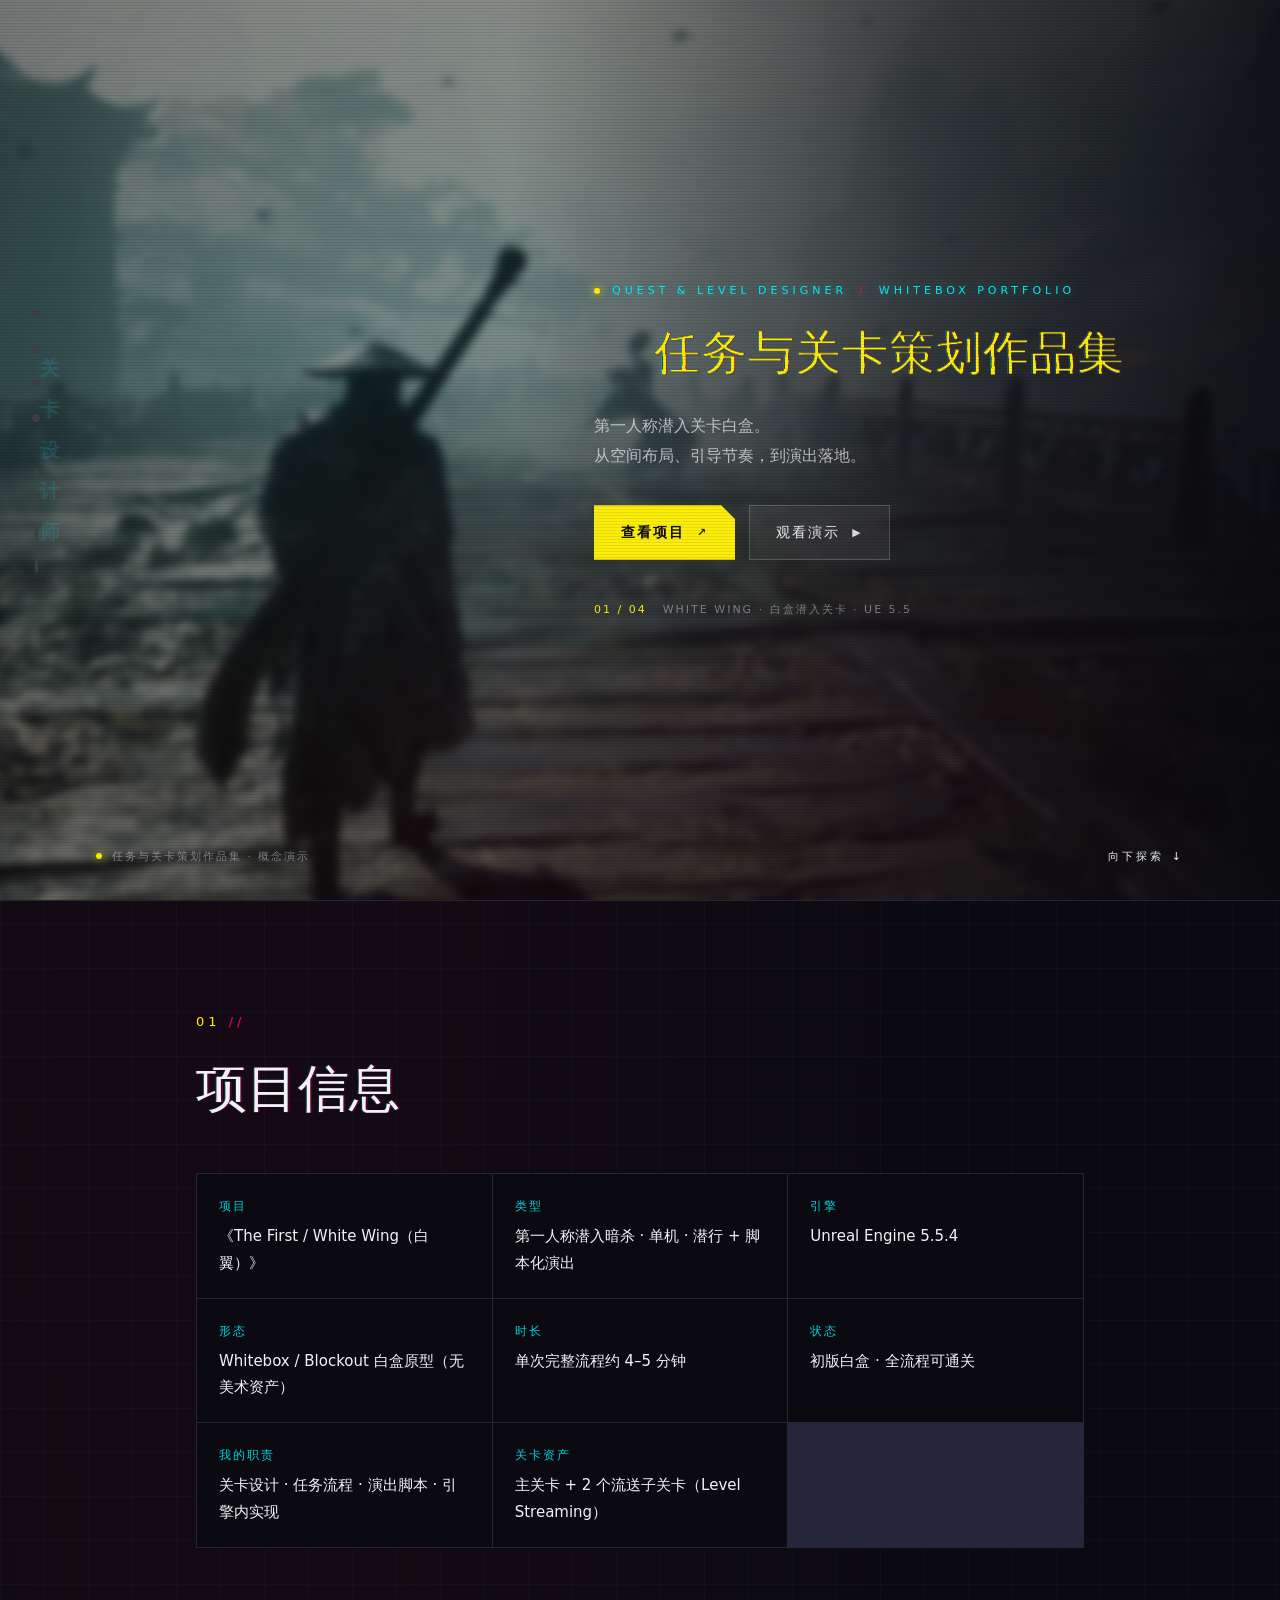
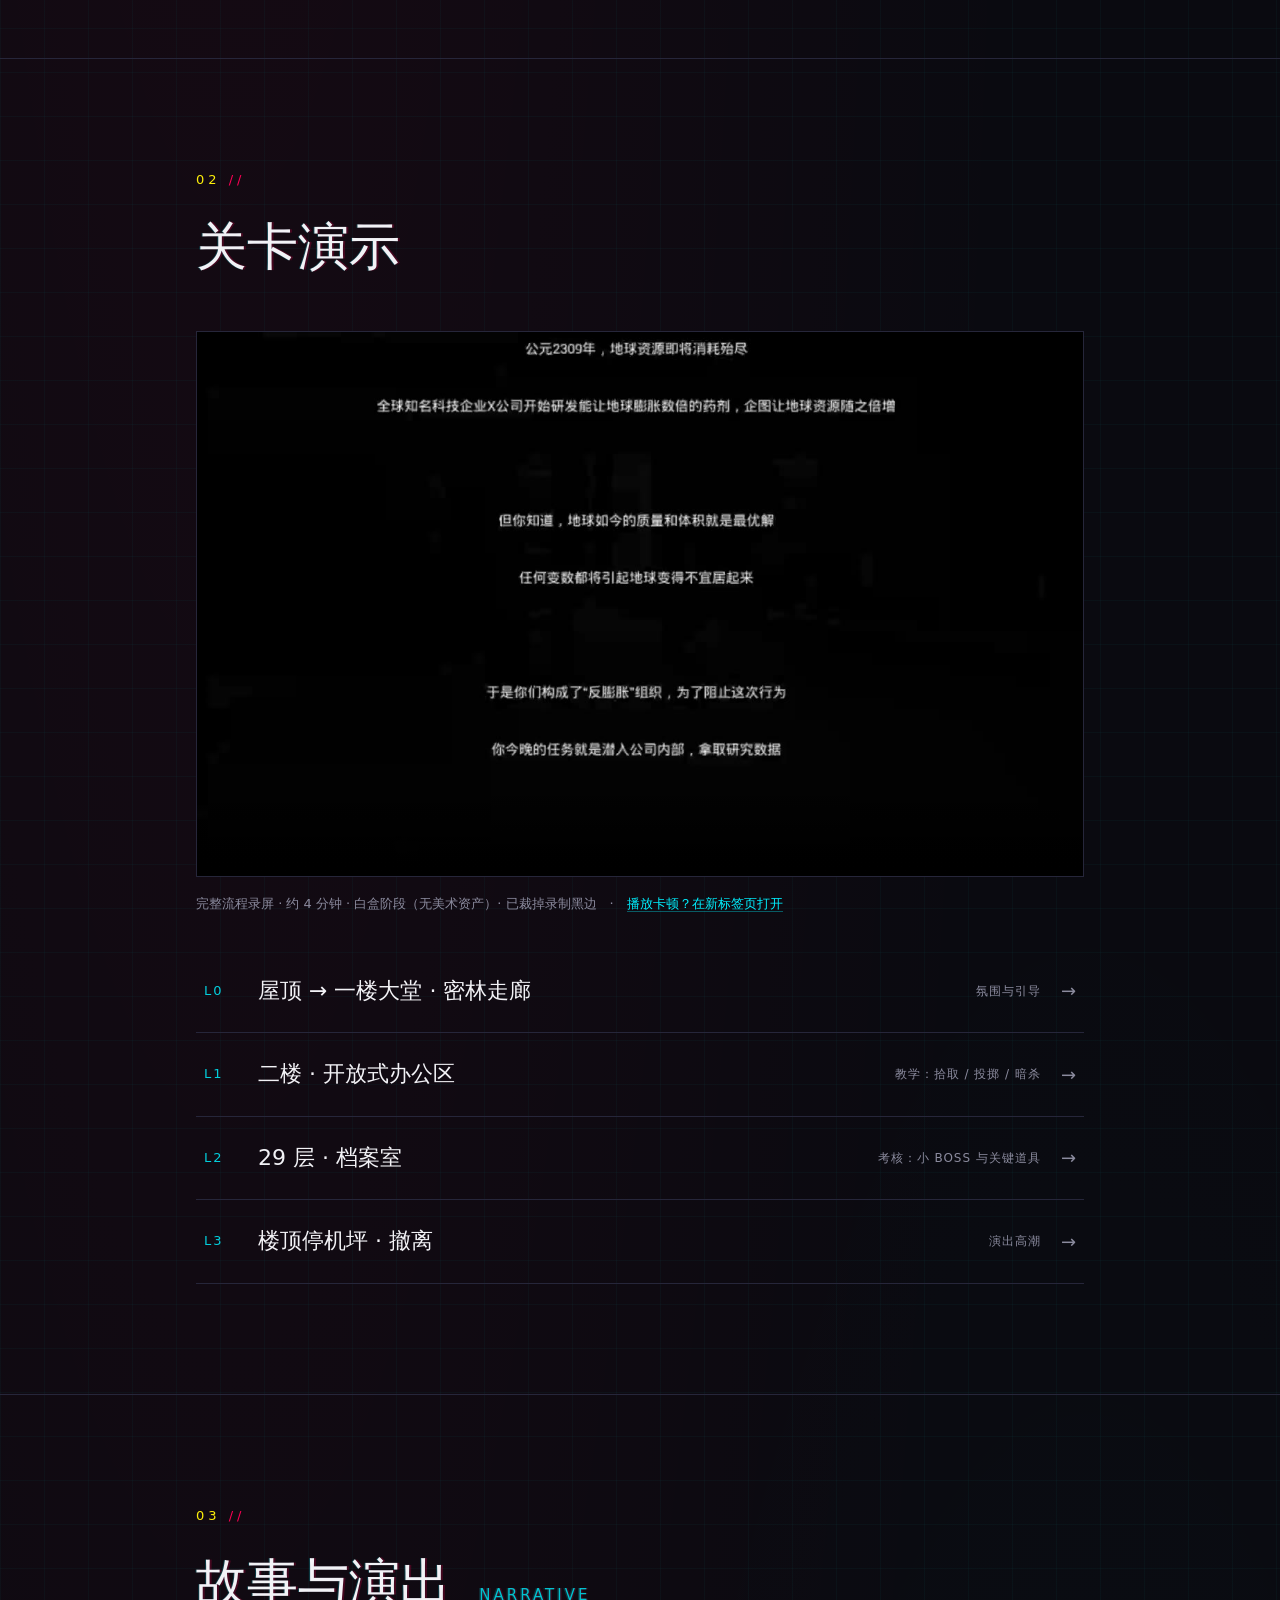
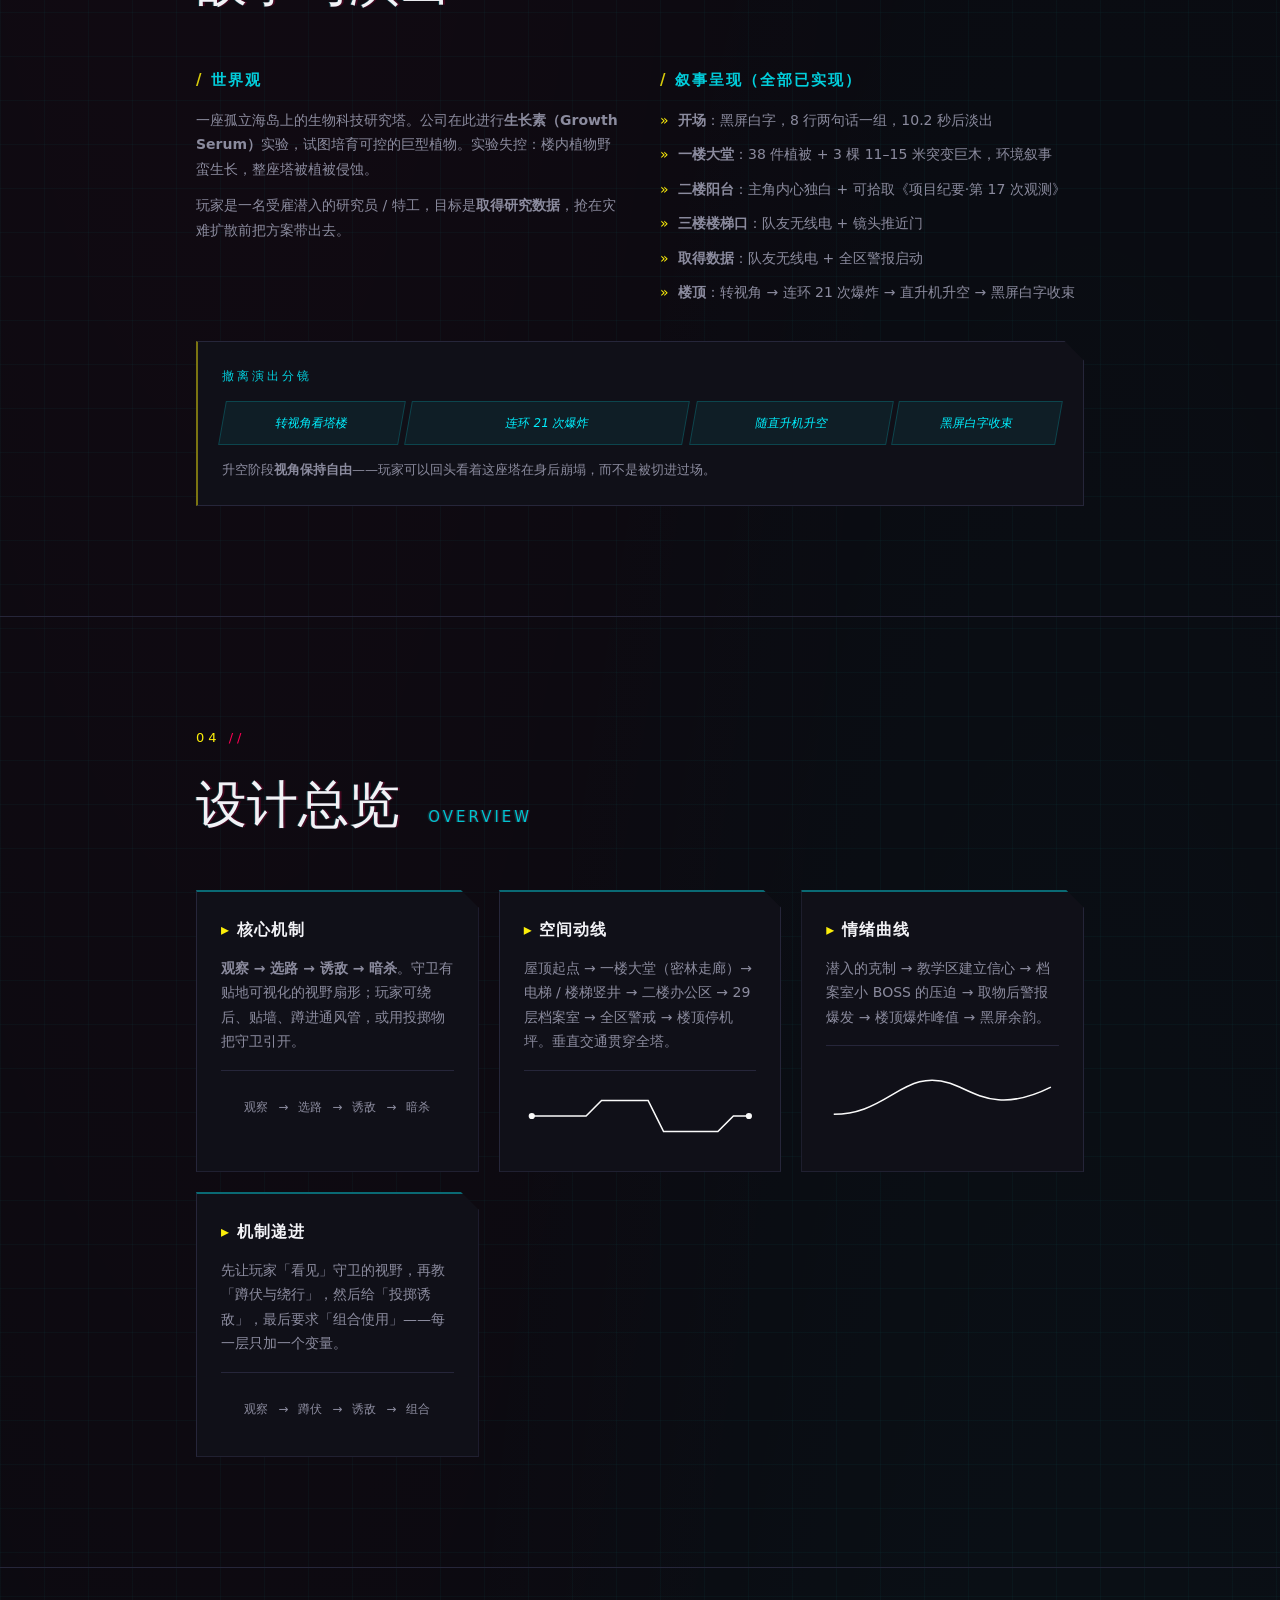
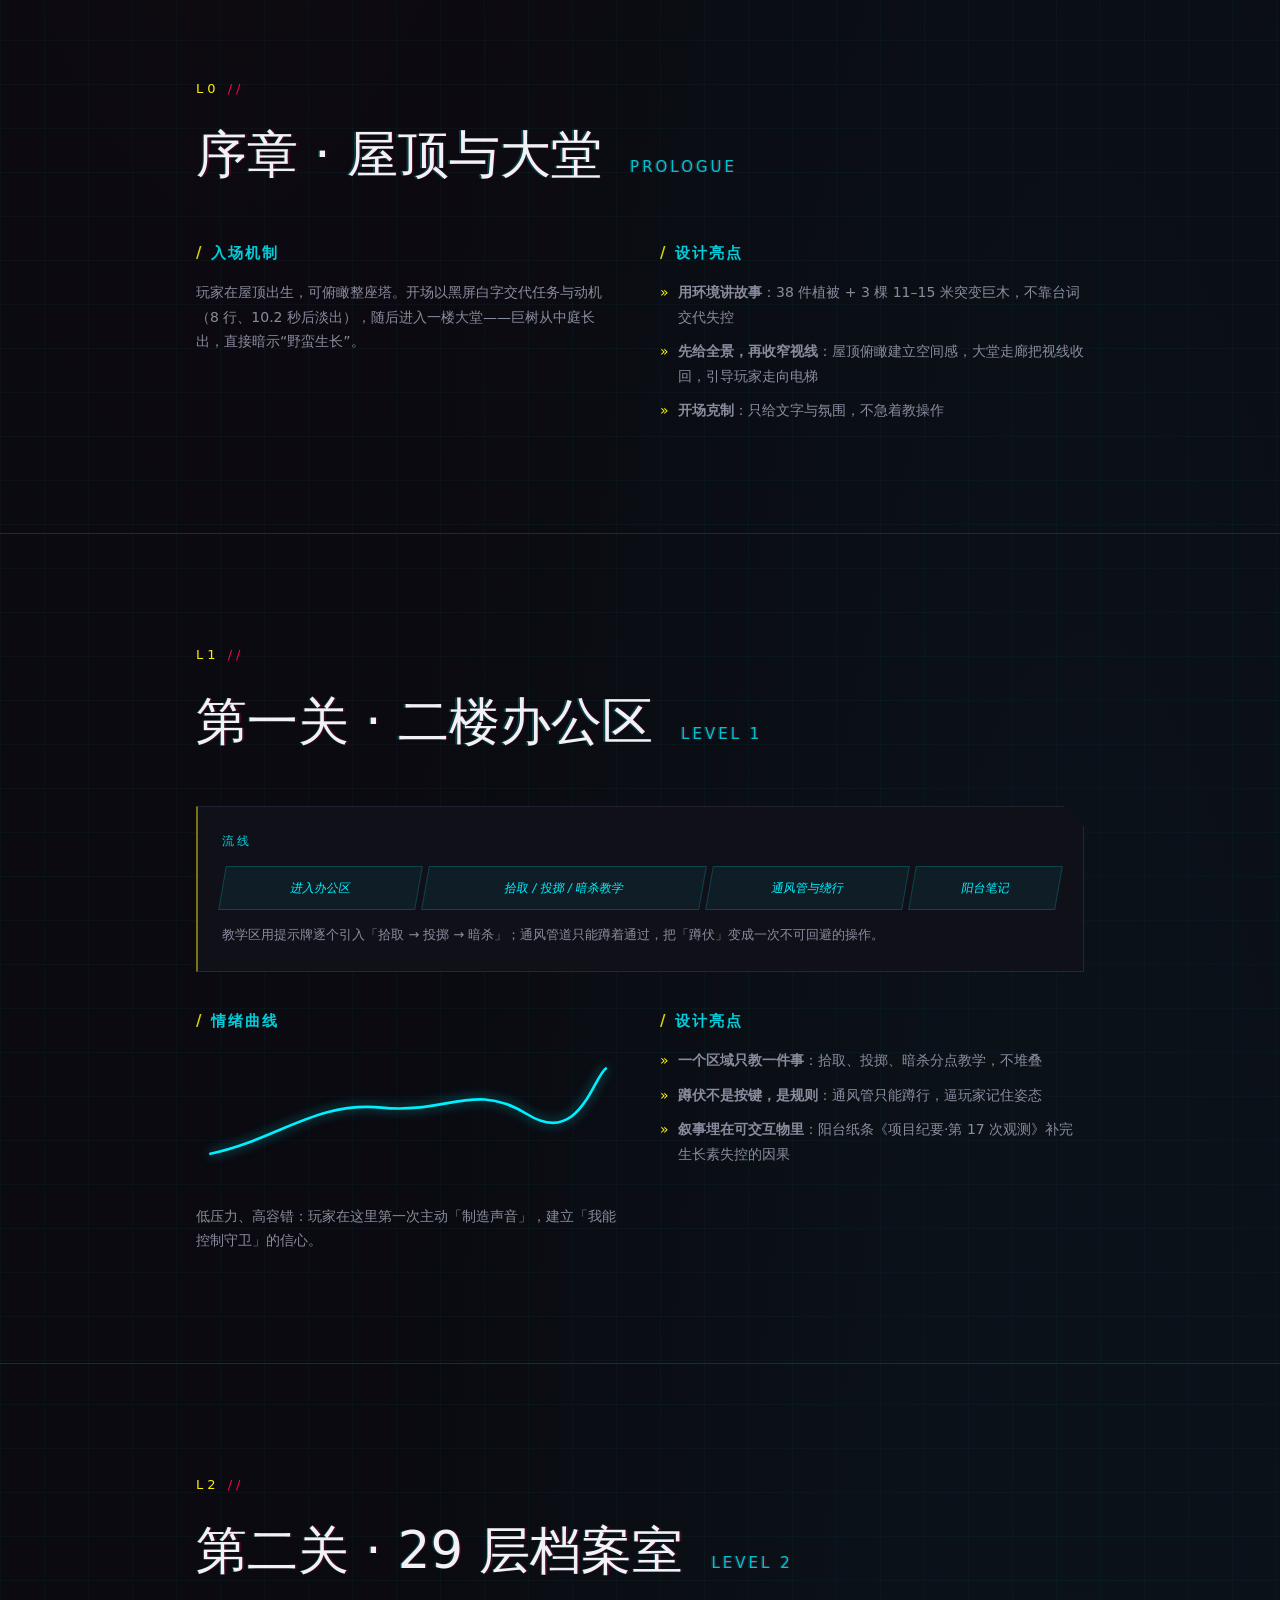
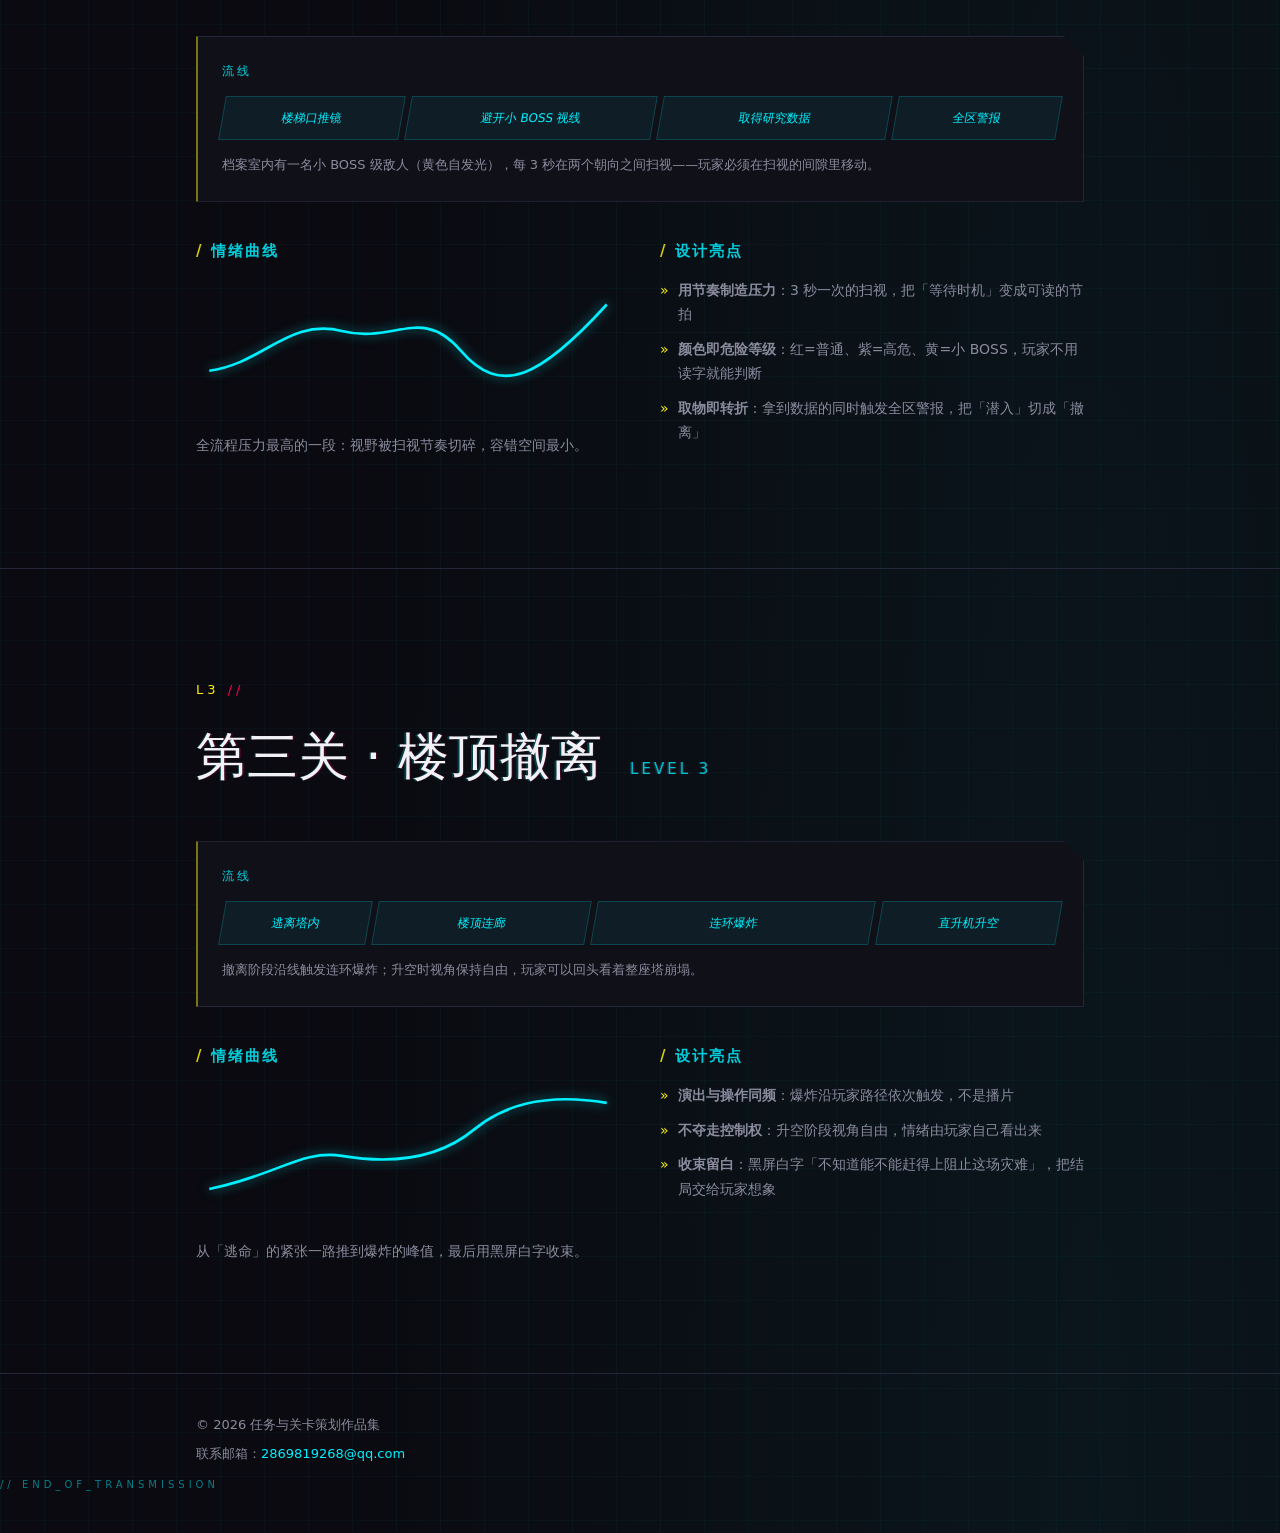
<file: index.html>
<!DOCTYPE html>
<html lang="zh-CN">
<head>
  <meta charset="utf-8" />
  <meta name="viewport" content="width=device-width, initial-scale=1.0" />
  <meta name="description" content="任务与关卡策划作品集 · 第一人称潜入关卡白盒（UE5）· 空间布局 / 引导节奏 / 演出落地" />
  <meta name="theme-color" content="#0a0a10" />
  <title>任务与关卡策划作品集 | Quest &amp; Level Design</title>
  <link rel="icon" href="data:image/svg+xml,<svg xmlns='http://www.w3.org/2000/svg' viewBox='0 0 100 100'><text y='.9em' font-size='90'>🕹️</text></svg>" />
  <link rel="stylesheet" href="styles.css" />
</head>
<body>

  <!-- 自定义光标 -->
  <div id="cursor" aria-hidden="true"></div>

  <!-- Loading 遮罩 -->
  <div id="loader">
    <div class="loader-inner">
      <span id="loader-pct">00</span><span class="loader-unit">%</span>
    </div>
  </div>

  <!-- 侧边导航 -->
  <nav class="side-nav" id="side-nav" aria-label="章节导航">
    <ul>
      <li class="nav-item-group">
        <a class="nav-link nav-l1" href="#info" data-target="info"><span class="nav-icon-wrap"><span class="nav-dot"></span></span><span class="nav-label">项目信息</span></a>
        <a class="nav-link nav-l1" href="#demo" data-target="demo"><span class="nav-icon-wrap"><span class="nav-dot"></span></span><span class="nav-label">关卡演示</span></a>
        <a class="nav-link nav-l1" href="#story" data-target="story"><span class="nav-icon-wrap"><span class="nav-dot"></span></span><span class="nav-label">故事与演出</span></a>
        <a class="nav-link nav-l1" href="#overview-design" data-target="overview-design"><span class="nav-icon-wrap"><span class="nav-dot"></span></span><span class="nav-label">设计总览</span></a>
      </li>
      <li class="nav-item-group">
        <a class="nav-link nav-l2" href="#l0" data-target="l0"><span class="nav-icon-wrap"><span class="nav-line"></span></span><span class="nav-label">L0 屋顶 · 大堂</span></a>
        <a class="nav-link nav-l2" href="#l1" data-target="l1"><span class="nav-icon-wrap"><span class="nav-line"></span></span><span class="nav-label">L1 二楼办公区</span></a>
        <a class="nav-link nav-l2" href="#l2" data-target="l2"><span class="nav-icon-wrap"><span class="nav-line"></span></span><span class="nav-label">L2 29 层档案室</span></a>
        <a class="nav-link nav-l2" href="#l3" data-target="l3"><span class="nav-icon-wrap"><span class="nav-line"></span></span><span class="nav-label">L3 楼顶撤离</span></a>
      </li>
    </ul>
  </nav>

  <main>

    <!-- Hero -->
    <header class="hero" id="hero">
      <div class="hero-bg" aria-hidden="true"></div>
      <div class="hero-brand" aria-hidden="true">
        <span>关</span><span>卡</span><span>设</span><span>计</span><span>师</span>
      </div>
      <div class="hero-content">
        <p class="hero-kicker"><span class="k-dot"></span>QUEST &amp; LEVEL DESIGNER<span class="k-sep">/</span>WHITEBOX PORTFOLIO</p>
        <div class="warp-text" id="hero-warp" role="img" aria-label="任务与关卡策划作品集" data-warp-text="任务与关卡策划作品集" data-warp-color="#fcee0a" data-warp-bgcolor="transparent">
          <h1 class="hero-title warp-fallback">任务与关卡策划作品集</h1>
        </div>
        <p class="hero-sub">第一人称潜入关卡白盒。<br />从空间布局、引导节奏，到演出落地。</p>
        <div class="hero-cta">
          <a class="hero-btn hero-btn--primary" href="#info">查看项目 <span class="btn-ico">↗</span></a>
          <a class="hero-btn hero-btn--ghost" href="#demo">观看演示 <span class="btn-ico">▶</span></a>
        </div>
        <div class="hero-meta"><span class="meta-idx">01 / 04</span><span class="meta-txt">WHITE WING · 白盒潜入关卡 · UE 5.5</span></div>
      </div>
      <p class="hero-foot"><span class="k-dot"></span>任务与关卡策划作品集 · 概念演示</p>
      <a class="hero-scroll" href="#info">向下探索 <span>↓</span></a>
    </header>


    <!-- 01 项目信息 -->
    <section id="info" class="section">
      <div class="container">
        <p class="sec-no">01</p>
        <h2 class="sec-title">项目信息</h2>
        <div class="info-grid">
          <div class="info-item"><span class="info-label">项目</span><span class="info-value">《The First / White Wing（白翼）》</span></div>
          <div class="info-item"><span class="info-label">类型</span><span class="info-value">第一人称潜入暗杀 · 单机 · 潜行 + 脚本化演出</span></div>
          <div class="info-item"><span class="info-label">引擎</span><span class="info-value">Unreal Engine 5.5.4</span></div>
          <div class="info-item"><span class="info-label">形态</span><span class="info-value">Whitebox / Blockout 白盒原型（无美术资产）</span></div>
          <div class="info-item"><span class="info-label">时长</span><span class="info-value">单次完整流程约 4–5 分钟</span></div>
          <div class="info-item"><span class="info-label">状态</span><span class="info-value">初版白盒 · 全流程可通关</span></div>
          <div class="info-item"><span class="info-label">我的职责</span><span class="info-value">关卡设计 · 任务流程 · 演出脚本 · 引擎内实现</span></div>
          <div class="info-item"><span class="info-label">关卡资产</span><span class="info-value">主关卡 + 2 个流送子关卡（Level Streaming）</span></div>
        </div>
      </div>
    </section>

    <!-- 02 关卡演示 -->
    <section id="demo" class="section">
      <div class="container">
        <p class="sec-no">02</p>
        <h2 class="sec-title">关卡演示</h2>
        <div class="demo-video">
          <video controls preload="none" playsinline width="1280" height="786" poster="assets/videos/level-first-poster.jpg">
            <source src="assets/videos/level-first.mp4" type="video/mp4" />
            你的浏览器不支持 video 标签。
          </video>
        </div>
        <p class="demo-caption">完整流程录屏 · 约 4 分钟 · 白盒阶段（无美术资产）· 已裁掉录制黑边　·　<a href="assets/videos/level-first.mp4" target="_blank" rel="noopener">播放卡顿？在新标签页打开</a></p>
        <div class="project-list">
          <a class="project-row" href="#l0"><span class="pr-idx">L0</span><span class="pr-name">屋顶 → 一楼大堂 · 密林走廊</span><span class="pr-tag">氛围与引导</span><span class="pr-arrow">→</span></a>
          <a class="project-row" href="#l1"><span class="pr-idx">L1</span><span class="pr-name">二楼 · 开放式办公区</span><span class="pr-tag">教学：拾取 / 投掷 / 暗杀</span><span class="pr-arrow">→</span></a>
          <a class="project-row" href="#l2"><span class="pr-idx">L2</span><span class="pr-name">29 层 · 档案室</span><span class="pr-tag">考核：小 BOSS 与关键道具</span><span class="pr-arrow">→</span></a>
          <a class="project-row" href="#l3"><span class="pr-idx">L3</span><span class="pr-name">楼顶停机坪 · 撤离</span><span class="pr-tag">演出高潮</span><span class="pr-arrow">→</span></a>
        </div>
      </div>
    </section>

    <!-- 03 故事与演出 -->
    <section id="story" class="section">
      <div class="container">
        <p class="sec-no">03</p>
        <h2 class="sec-title">故事与演出 <span class="sec-en">NARRATIVE</span></h2>
        <div class="level-grid">
          <div class="level-block">
            <h3>世界观</h3>
            <p>一座孤立海岛上的生物科技研究塔。公司在此进行<b>生长素（Growth Serum）</b>实验，试图培育可控的巨型植物。实验失控：楼内植物野蛮生长，整座塔被植被侵蚀。</p>
            <p style="margin-top:12px">玩家是一名受雇潜入的研究员 / 特工，目标是<b>取得研究数据</b>，抢在灾难扩散前把方案带出去。</p>
          </div>
          <div class="level-block">
            <h3>叙事呈现（全部已实现）</h3>
            <ul class="highlight-list">
              <li><b>开场</b>：黑屏白字，8 行两句话一组，10.2 秒后淡出</li>
              <li><b>一楼大堂</b>：38 件植被 + 3 棵 11–15 米突变巨木，环境叙事</li>
              <li><b>二楼阳台</b>：主角内心独白 + 可拾取《项目纪要·第 17 次观测》</li>
              <li><b>三楼楼梯口</b>：队友无线电 + 镜头推近门</li>
              <li><b>取得数据</b>：队友无线电 + 全区警报启动</li>
              <li><b>楼顶</b>：转视角 → 连环 21 次爆炸 → 直升机升空 → 黑屏白字收束</li>
            </ul>
          </div>
        </div>
        <div class="flow-player" style="margin-top:36px">
          <span class="fp-label">撤离演出分镜</span>
          <div class="fp-track">
            <span class="fp-seg" style="width:22%">转视角看塔楼</span>
            <span class="fp-seg" style="width:34%">连环 21 次爆炸</span>
            <span class="fp-seg" style="width:24%">随直升机升空</span>
            <span class="fp-seg" style="width:20%">黑屏白字收束</span>
          </div>
          <p class="fp-note">升空阶段<b>视角保持自由</b>——玩家可以回头看着这座塔在身后崩塌，而不是被切进过场。</p>
        </div>
      </div>
    </section>

    <!-- 04 设计总览 -->
    <section id="overview-design" class="section">
      <div class="container">
        <p class="sec-no">04</p>
        <h2 class="sec-title">设计总览 <span class="sec-en">OVERVIEW</span></h2>
        <div class="overview-grid">
          <article class="ov-card">
            <h3>核心机制</h3>
            <p><b>观察 → 选路 → 诱敌 → 暗杀</b>。守卫有贴地可视化的视野扇形；玩家可绕后、贴墙、蹲进通风管，或用投掷物把守卫引开。</p>
            <div class="ov-diagram mech-diagram"><span>观察</span><span>→</span><span>选路</span><span>→</span><span>诱敌</span><span>→</span><span>暗杀</span></div>
          </article>
          <article class="ov-card">
            <h3>空间动线</h3>
            <p>屋顶起点 → 一楼大堂（密林走廊）→ 电梯 / 楼梯竖井 → 二楼办公区 → 29 层档案室 → 全区警戒 → 楼顶停机坪。垂直交通贯穿全塔。</p>
            <svg class="ov-diagram flow-svg" viewBox="0 0 300 80" aria-hidden="true">
              <path d="M10 40 H80 L100 20 H160 L180 60 H250 L270 40 H290" fill="none" stroke="#fafafa" stroke-width="2"/>
              <circle cx="10" cy="40" r="4" fill="#fafafa"/><circle cx="290" cy="40" r="4" fill="#fafafa"/>
            </svg>
          </article>
          <article class="ov-card">
            <h3>情绪曲线</h3>
            <p>潜入的克制 → 教学区建立信心 → 档案室小 BOSS 的压迫 → 取物后警报爆发 → 楼顶爆炸峰值 → 黑屏余韵。</p>
            <svg class="ov-diagram curve-svg" viewBox="0 0 300 90" aria-hidden="true">
              <path d="M10 70 C40 70 60 60 85 45 S130 20 160 30 S220 70 290 35" fill="none" stroke="#fafafa" stroke-width="2"/>
            </svg>
          </article>
          <article class="ov-card">
            <h3>机制递进</h3>
            <p>先让玩家「看见」守卫的视野，再教「蹲伏与绕行」，然后给「投掷诱敌」，最后要求「组合使用」——每一层只加一个变量。</p>
            <div class="ov-diagram prog-diagram"><span>观察</span><span>→</span><span>蹲伏</span><span>→</span><span>诱敌</span><span>→</span><span>组合</span></div>
          </article>
        </div>
      </div>
    </section>

    <!-- L0 -->
    <section id="l0" class="section level">
      <div class="container">
        <p class="sec-no">L0</p>
        <h2 class="sec-title">序章 · 屋顶与大堂 <span class="sec-en">PROLOGUE</span></h2>
        <div class="level-grid">
          <div class="level-block">
            <h3>入场机制</h3>
            <p>玩家在屋顶出生，可俯瞰整座塔。开场以黑屏白字交代任务与动机（8 行、10.2 秒后淡出），随后进入一楼大堂——巨树从中庭长出，直接暗示“野蛮生长”。</p>
          </div>
          <div class="level-block">
            <h3>设计亮点</h3>
            <ul class="highlight-list">
              <li><b>用环境讲故事</b>：38 件植被 + 3 棵 11–15 米突变巨木，不靠台词交代失控</li>
              <li><b>先给全景，再收窄视线</b>：屋顶俯瞰建立空间感，大堂走廊把视线收回，引导玩家走向电梯</li>
              <li><b>开场克制</b>：只给文字与氛围，不急着教操作</li>
            </ul>
          </div>
        </div>
      </div>
    </section>

    <!-- L1 -->
    <section id="l1" class="section level">
      <div class="container">
        <p class="sec-no">L1</p>
        <h2 class="sec-title">第一关 · 二楼办公区 <span class="sec-en">LEVEL 1</span></h2>
        <div class="flow-player">
          <span class="fp-label">流线</span>
          <div class="fp-track">
            <span class="fp-seg" style="width:24%">进入办公区</span>
            <span class="fp-seg" style="width:34%">拾取 / 投掷 / 暗杀教学</span>
            <span class="fp-seg" style="width:24%">通风管与绕行</span>
            <span class="fp-seg" style="width:18%">阳台笔记</span>
          </div>
          <p class="fp-note">教学区用提示牌逐个引入「拾取 → 投掷 → 暗杀」；通风管道只能蹲着通过，把「蹲伏」变成一次不可回避的操作。</p>
        </div>
        <div class="level-grid">
          <div class="level-block">
            <h3>情绪曲线</h3>
            <svg class="level-curve" viewBox="0 0 320 100" aria-hidden="true">
              <path d="M10 80 C60 70 90 40 140 45 S210 25 250 50 S300 20 310 15" fill="none" stroke="#fafafa" stroke-width="2"/>
            </svg>
            <p>低压力、高容错：玩家在这里第一次主动「制造声音」，建立「我能控制守卫」的信心。</p>
          </div>
          <div class="level-block">
            <h3>设计亮点</h3>
            <ul class="highlight-list">
              <li><b>一个区域只教一件事</b>：拾取、投掷、暗杀分点教学，不堆叠</li>
              <li><b>蹲伏不是按键，是规则</b>：通风管只能蹲行，逼玩家记住姿态</li>
              <li><b>叙事埋在可交互物里</b>：阳台纸条《项目纪要·第 17 次观测》补完生长素失控的因果</li>
            </ul>
          </div>
        </div>
      </div>
    </section>

    <!-- L2 -->
    <section id="l2" class="section level">
      <div class="container">
        <p class="sec-no">L2</p>
        <h2 class="sec-title">第二关 · 29 层档案室 <span class="sec-en">LEVEL 2</span></h2>
        <div class="flow-player">
          <span class="fp-label">流线</span>
          <div class="fp-track">
            <span class="fp-seg" style="width:22%">楼梯口推镜</span>
            <span class="fp-seg" style="width:30%">避开小 BOSS 视线</span>
            <span class="fp-seg" style="width:28%">取得研究数据</span>
            <span class="fp-seg" style="width:20%">全区警报</span>
          </div>
          <p class="fp-note">档案室内有一名小 BOSS 级敌人（黄色自发光），每 3 秒在两个朝向之间扫视——玩家必须在扫视的间隙里移动。</p>
        </div>
        <div class="level-grid">
          <div class="level-block">
            <h3>情绪曲线</h3>
            <svg class="level-curve" viewBox="0 0 320 100" aria-hidden="true">
              <path d="M10 70 C50 65 70 30 110 40 S170 20 200 55 S260 75 310 20" fill="none" stroke="#fafafa" stroke-width="2"/>
            </svg>
            <p>全流程压力最高的一段：视野被扫视节奏切碎，容错空间最小。</p>
          </div>
          <div class="level-block">
            <h3>设计亮点</h3>
            <ul class="highlight-list">
              <li><b>用节奏制造压力</b>：3 秒一次的扫视，把「等待时机」变成可读的节拍</li>
              <li><b>颜色即危险等级</b>：红=普通、紫=高危、黄=小 BOSS，玩家不用读字就能判断</li>
              <li><b>取物即转折</b>：拿到数据的同时触发全区警报，把「潜入」切成「撤离」</li>
            </ul>
          </div>
        </div>
      </div>
    </section>

    <!-- L3 -->
    <section id="l3" class="section level">
      <div class="container">
        <p class="sec-no">L3</p>
        <h2 class="sec-title">第三关 · 楼顶撤离 <span class="sec-en">LEVEL 3</span></h2>
        <div class="flow-player">
          <span class="fp-label">流线</span>
          <div class="fp-track">
            <span class="fp-seg" style="width:18%">逃离塔内</span>
            <span class="fp-seg" style="width:26%">楼顶连廊</span>
            <span class="fp-seg" style="width:34%">连环爆炸</span>
            <span class="fp-seg" style="width:22%">直升机升空</span>
          </div>
          <p class="fp-note">撤离阶段沿线触发连环爆炸；升空时视角保持自由，玩家可以回头看着整座塔崩塌。</p>
        </div>
        <div class="level-grid">
          <div class="level-block">
            <h3>情绪曲线</h3>
            <svg class="level-curve" viewBox="0 0 320 100" aria-hidden="true">
              <path d="M10 80 C60 70 80 50 110 55 S180 60 210 35 S280 10 310 15" fill="none" stroke="#fafafa" stroke-width="2"/>
            </svg>
            <p>从「逃命」的紧张一路推到爆炸的峰值，最后用黑屏白字收束。</p>
          </div>
          <div class="level-block">
            <h3>设计亮点</h3>
            <ul class="highlight-list">
              <li><b>演出与操作同频</b>：爆炸沿玩家路径依次触发，不是播片</li>
              <li><b>不夺走控制权</b>：升空阶段视角自由，情绪由玩家自己看出来</li>
              <li><b>收束留白</b>：黑屏白字「不知道能不能赶得上阻止这场灾难」，把结局交给玩家想象</li>
            </ul>
          </div>
        </div>
      </div>
    </section>




    <!-- Footer -->
    <footer class="site-footer">
      <div class="container">
        <p>© <span id="year">2026</span> 任务与关卡策划作品集</p>
        <p class="footer-contact">联系邮箱：<a href="mailto:2869819268@qq.com">2869819268@qq.com</a></p>
      </div>
    </footer>

  </main>

  <!-- 返回顶部 -->
  <button id="to-top" type="button" aria-label="返回顶部" title="返回顶部"><span aria-hidden="true">↑</span></button>

  <script src="app.js"></script>
<script src="assets/scroll-reveal.js?v=3"></script>
<script type="module" src="assets/warp-text.js"></script>
</body>
</html>
</file>
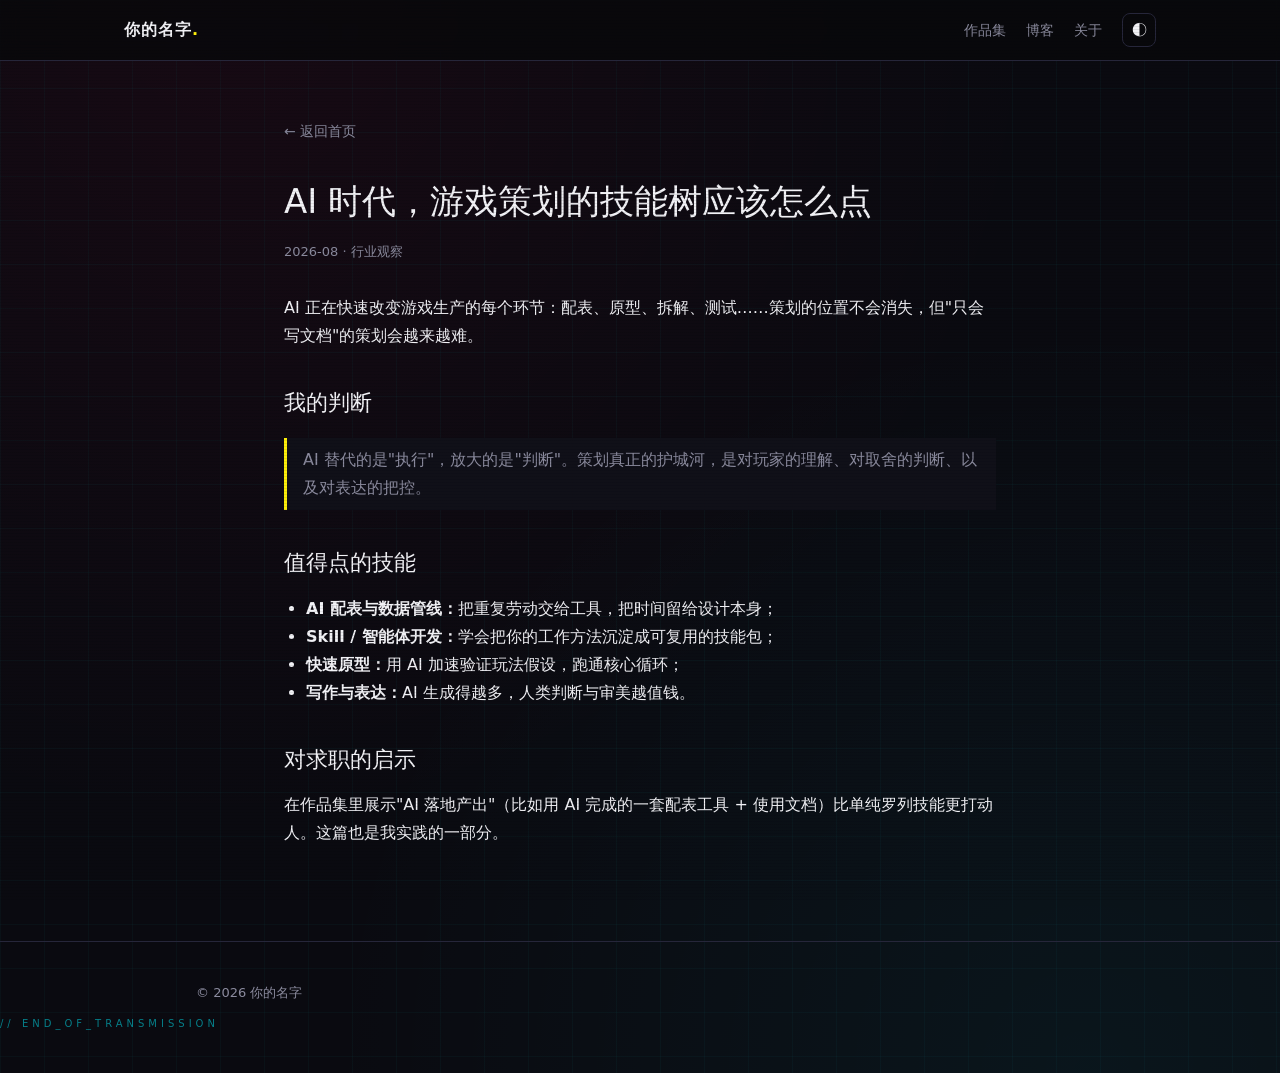
<file: blog/ai-gamedesign.html>
<!DOCTYPE html>
<html lang="zh-CN">
<head>
  <meta charset="UTF-8" />
  <meta name="viewport" content="width=device-width, initial-scale=1.0" />
  <title>AI 时代，游戏策划的技能树应该怎么点 · 游戏策划作品集</title>
  <link rel="icon" href="data:image/svg+xml,<svg xmlns='http://www.w3.org/2000/svg' viewBox='0 0 100 100'><text y='.9em' font-size='90'>🕹️</text></svg>" />
  <link rel="stylesheet" href="../styles.css" />
</head>
<body>
  <header class="site-header">
    <nav class="nav container">
      <a class="brand" href="../index.html">你的名字<span class="brand-dot">.</span></a>
      <div class="nav-links">
        <a href="../index.html#overview">作品集</a>
        <a href="../index.html#blog">博客</a>
        <a href="../index.html#info">关于</a>
        <button id="theme-toggle" class="theme-btn" title="切换深浅色">◐</button>
      </div>
    </nav>
  </header>

  <main class="article container">
    <a class="back-link" href="../index.html#blog">← 返回首页</a>
    <h1>AI 时代，游戏策划的技能树应该怎么点</h1>
    <p class="meta">2026-08 · 行业观察</p>

    <p>AI 正在快速改变游戏生产的每个环节：配表、原型、拆解、测试……策划的位置不会消失，但"只会写文档"的策划会越来越难。</p>

    <h2>我的判断</h2>
    <blockquote>AI 替代的是"执行"，放大的是"判断"。策划真正的护城河，是对玩家的理解、对取舍的判断、以及对表达的把控。</blockquote>

    <h2>值得点的技能</h2>
    <ul>
      <li><b>AI 配表与数据管线：</b>把重复劳动交给工具，把时间留给设计本身；</li>
      <li><b>Skill / 智能体开发：</b>学会把你的工作方法沉淀成可复用的技能包；</li>
      <li><b>快速原型：</b>用 AI 加速验证玩法假设，跑通核心循环；</li>
      <li><b>写作与表达：</b>AI 生成得越多，人类判断与审美越值钱。</li>
    </ul>

    <h2>对求职的启示</h2>
    <p>在作品集里展示"AI 落地产出"（比如用 AI 完成的一套配表工具 + 使用文档）比单纯罗列技能更打动人。这篇也是我实践的一部分。</p>
  </main>

  <footer class="site-footer"><div class="container"><p>© <span id="year">2026</span> 你的名字</p></div></footer>
  <script src="../app.js"></script>
</body>
</html>
</file>
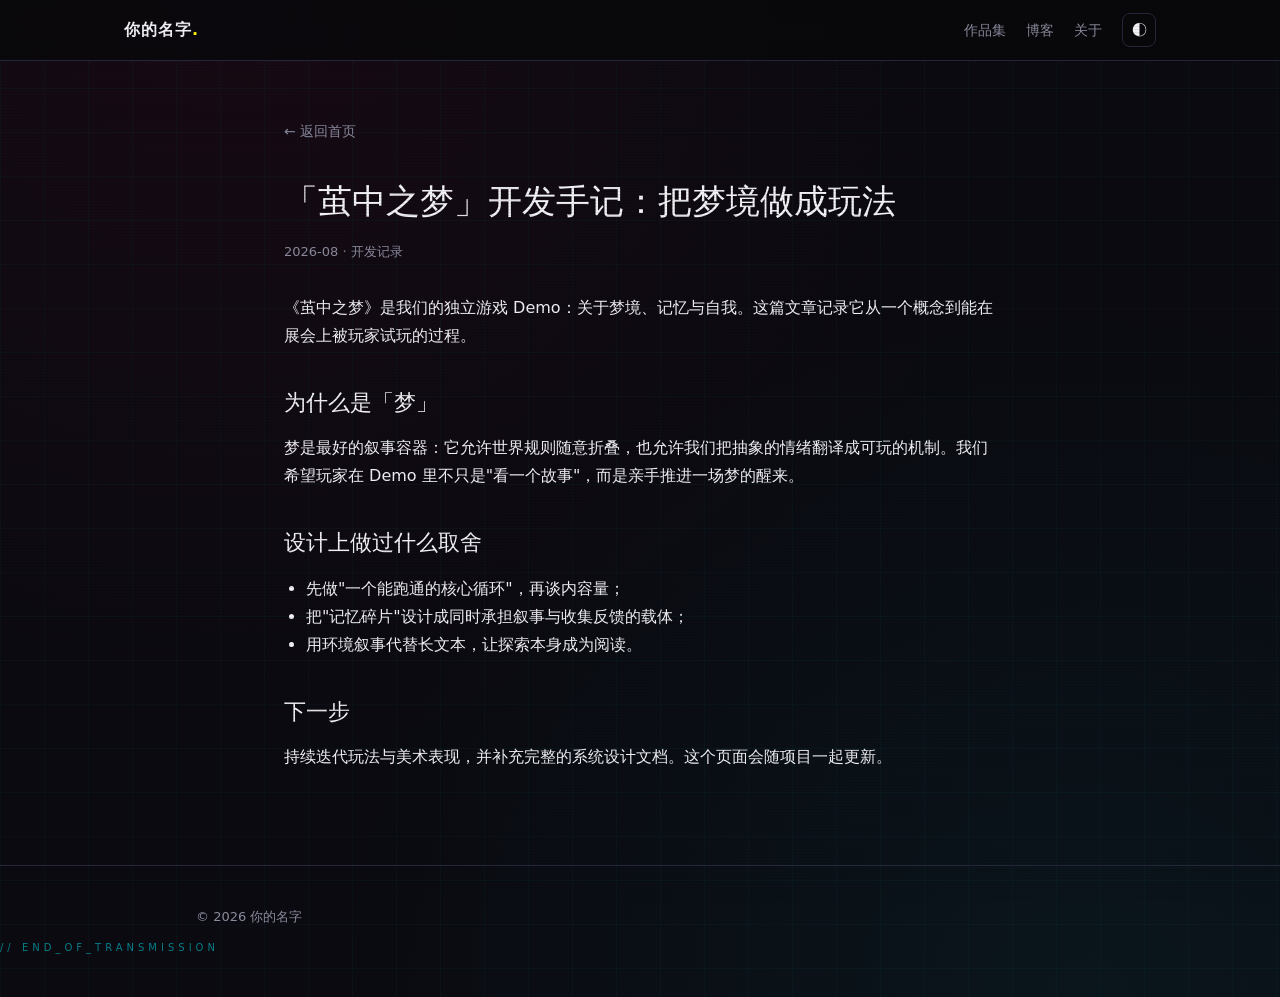
<file: blog/cocoon-devlog.html>
<!DOCTYPE html>
<html lang="zh-CN">
<head>
  <meta charset="UTF-8" />
  <meta name="viewport" content="width=device-width, initial-scale=1.0" />
  <title>「茧中之梦」开发手记 · 游戏策划作品集</title>
  <link rel="icon" href="data:image/svg+xml,<svg xmlns='http://www.w3.org/2000/svg' viewBox='0 0 100 100'><text y='.9em' font-size='90'>🕹️</text></svg>" />
  <link rel="stylesheet" href="../styles.css" />
</head>
<body>
  <header class="site-header">
    <nav class="nav container">
      <a class="brand" href="../index.html">你的名字<span class="brand-dot">.</span></a>
      <div class="nav-links">
        <a href="../index.html#overview">作品集</a>
        <a href="../index.html#blog">博客</a>
        <a href="../index.html#info">关于</a>
        <button id="theme-toggle" class="theme-btn" title="切换深浅色">◐</button>
      </div>
    </nav>
  </header>

  <main class="article container">
    <a class="back-link" href="../index.html#blog">← 返回首页</a>
    <h1>「茧中之梦」开发手记：把梦境做成玩法</h1>
    <p class="meta">2026-08 · 开发记录</p>

    <p>《茧中之梦》是我们的独立游戏 Demo：关于梦境、记忆与自我。这篇文章记录它从一个概念到能在展会上被玩家试玩的过程。</p>

    <h2>为什么是「梦」</h2>
    <p>梦是最好的叙事容器：它允许世界规则随意折叠，也允许我们把抽象的情绪翻译成可玩的机制。我们希望玩家在 Demo 里不只是"看一个故事"，而是亲手推进一场梦的醒来。</p>

    <h2>设计上做过什么取舍</h2>
    <ul>
      <li>先做"一个能跑通的核心循环"，再谈内容量；</li>
      <li>把"记忆碎片"设计成同时承担叙事与收集反馈的载体；</li>
      <li>用环境叙事代替长文本，让探索本身成为阅读。</li>
    </ul>

    <h2>下一步</h2>
    <p>持续迭代玩法与美术表现，并补充完整的系统设计文档。这个页面会随项目一起更新。</p>
  </main>

  <footer class="site-footer"><div class="container"><p>© <span id="year">2026</span> 你的名字</p></div></footer>
  <script src="../app.js"></script>
</body>
</html>
</file>
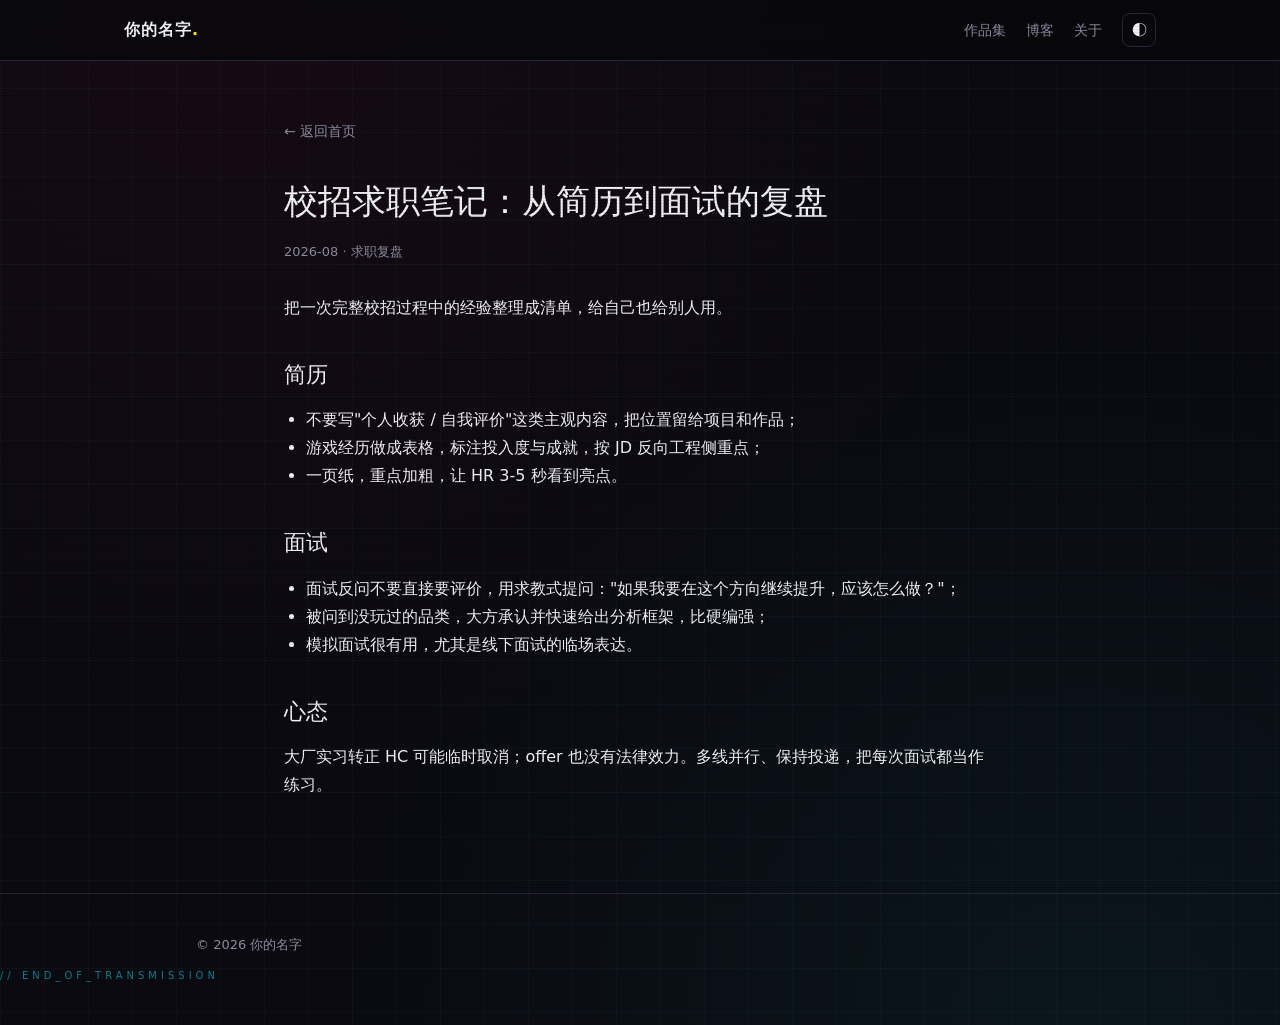
<file: blog/interview-notes.html>
<!DOCTYPE html>
<html lang="zh-CN">
<head>
  <meta charset="UTF-8" />
  <meta name="viewport" content="width=device-width, initial-scale=1.0" />
  <title>校招求职笔记：从简历到面试的复盘 · 游戏策划作品集</title>
  <link rel="icon" href="data:image/svg+xml,<svg xmlns='http://www.w3.org/2000/svg' viewBox='0 0 100 100'><text y='.9em' font-size='90'>🕹️</text></svg>" />
  <link rel="stylesheet" href="../styles.css" />
</head>
<body>
  <header class="site-header">
    <nav class="nav container">
      <a class="brand" href="../index.html">你的名字<span class="brand-dot">.</span></a>
      <div class="nav-links">
        <a href="../index.html#overview">作品集</a>
        <a href="../index.html#blog">博客</a>
        <a href="../index.html#info">关于</a>
        <button id="theme-toggle" class="theme-btn" title="切换深浅色">◐</button>
      </div>
    </nav>
  </header>

  <main class="article container">
    <a class="back-link" href="../index.html#blog">← 返回首页</a>
    <h1>校招求职笔记：从简历到面试的复盘</h1>
    <p class="meta">2026-08 · 求职复盘</p>

    <p>把一次完整校招过程中的经验整理成清单，给自己也给别人用。</p>

    <h2>简历</h2>
    <ul>
      <li>不要写"个人收获 / 自我评价"这类主观内容，把位置留给项目和作品；</li>
      <li>游戏经历做成表格，标注投入度与成就，按 JD 反向工程侧重点；</li>
      <li>一页纸，重点加粗，让 HR 3-5 秒看到亮点。</li>
    </ul>

    <h2>面试</h2>
    <ul>
      <li>面试反问不要直接要评价，用求教式提问："如果我要在这个方向继续提升，应该怎么做？"；</li>
      <li>被问到没玩过的品类，大方承认并快速给出分析框架，比硬编强；</li>
      <li>模拟面试很有用，尤其是线下面试的临场表达。</li>
    </ul>

    <h2>心态</h2>
    <p>大厂实习转正 HC 可能临时取消；offer 也没有法律效力。多线并行、保持投递，把每次面试都当作练习。</p>
  </main>

  <footer class="site-footer"><div class="container"><p>© <span id="year">2026</span> 你的名字</p></div></footer>
  <script src="../app.js"></script>
</body>
</html>
</file>
<file: styles.css>
/* ============================================================
   Portfolio | Level Design — 深色沉浸式作品集
   复刻自 colorsleveldesign.com 的视觉语言（零依赖重实现）
   ============================================================ */

:root {
  --bg: #0a0a10;
  --panel: #101018;
  --text: #f2f2f6;
  --muted: #8b8b9e;
  --line: #26263a;
  --accent: #fafafa;
  --cy: #00f0ff;   /* 霓虹青 */
  --yl: #fcee0a;   /* 霓虹黄（2077 主色） */
  --mg: #fe0054;   /* 霓虹品红 */
}

* { box-sizing: border-box; margin: 0; padding: 0; }

html { scroll-behavior: smooth; }

body {
  background:
    linear-gradient(rgba(0, 240, 255, 0.03) 1px, transparent 1px),
    linear-gradient(90deg, rgba(0, 240, 255, 0.03) 1px, transparent 1px),
    radial-gradient(ellipse at 18% 0%, rgba(254, 0, 84, 0.055), transparent 55%),
    radial-gradient(ellipse at 85% 100%, rgba(0, 240, 255, 0.05), transparent 50%),
    var(--bg);
  background-size: 44px 44px, 44px 44px, auto, auto, auto;
  color: var(--text);
  font-family: "Inter", "PingFang SC", "Microsoft YaHei", -apple-system, system-ui, sans-serif;
  line-height: 1.75;
  overflow-x: hidden;
  cursor: none;
}

/* CRT 扫描线 + 噪点氛围（全站覆盖层） */
body::after {
  content: "";
  position: fixed; inset: 0; z-index: 9998; pointer-events: none;
  background: repeating-linear-gradient(0deg, rgba(2, 4, 10, 0.22) 0 1px, transparent 1px 3px);
  opacity: 0.38;
}

::selection { background: var(--yl); color: #0a0a10; }

::-webkit-scrollbar { width: 10px; }
::-webkit-scrollbar-track { background: #0a0a10; }
::-webkit-scrollbar-thumb { background: #2a2a42; border: 2px solid #0a0a10; border-radius: 6px; }
::-webkit-scrollbar-thumb:hover { background: var(--cy); }

/* 自定义光标（霓虹圆点） */
#cursor {
  position: fixed; top: 0; left: 0;
  width: 26px; height: 26px; border-radius: 50%;
  background: var(--yl); box-shadow: 0 0 14px rgba(252, 238, 10, 0.75);
  pointer-events: none; z-index: 9999;
  transform: translate(-50%, -50%);
  opacity: 0; transition: width 0.25s ease, height 0.25s ease, opacity 0.2s ease, background 0.2s, box-shadow 0.2s;
}
#cursor.ready { opacity: 1; }
#cursor.hovering { width: 46px; height: 46px; background: var(--cy); box-shadow: 0 0 18px rgba(0, 240, 255, 0.85); }

@media (hover: none) {
  body { cursor: auto; }
  #cursor { display: none; }
}

/* Loading 遮罩 */
#loader {
  position: fixed; inset: 0; background: #000; z-index: 1000;
  display: flex; align-items: center; justify-content: center;
  transition: transform 0.8s cubic-bezier(0.76, 0, 0.24, 1), visibility 0s 0.8s;
  visibility: visible;
}
#loader.done {
  transform: translateY(-100%);
  visibility: hidden;
}
.loader-inner { font-size: 72px; font-weight: 200; letter-spacing: 6px; color: var(--yl); text-shadow: 0 0 26px rgba(252, 238, 10, 0.45); }
.loader-unit { font-size: 28px; color: var(--cy); margin-left: 4px; }
#loader::before {
  content: "// INITIALIZING PORTFOLIO.SYS";
  position: absolute; top: 30px; left: 34px;
  font-size: 11px; letter-spacing: 5px; color: var(--cy); opacity: 0.7;
}
#loader::after {
  content: "NEURAL LINK … OK";
  position: absolute; bottom: 30px; right: 34px;
  font-size: 11px; letter-spacing: 5px; color: var(--mg); opacity: 0.6;
}

/* 侧边导航 */
.side-nav {
  position: fixed; top: 50%; left: 0; transform: translateY(-50%);
  z-index: 90; padding: 60px 40px 60px 26px;
}
.side-nav ul { list-style: none; }
.nav-item-group { display: flex; flex-direction: column; margin-bottom: 22px; }
.nav-link {
  display: flex; align-items: center; text-decoration: none; color: inherit;
  padding: 5px 0; --active-color: #fafafa;
}
.nav-icon-wrap { width: 20px; display: flex; justify-content: center; flex-shrink: 0; }
.nav-dot { width: 8px; height: 8px; border-radius: 50%; background: #3f3f46; transition: all 0.4s cubic-bezier(0.25,1,0.5,1); }
.nav-line { width: 3px; height: 12px; border-radius: 2px; background: #3f3f46; transition: all 0.4s cubic-bezier(0.25,1,0.5,1); }
.nav-label {
  color: #71717a; margin-left: 14px; opacity: 0; transform: translateX(-10px);
  transition: all 0.4s cubic-bezier(0.25,1,0.5,1); white-space: nowrap; pointer-events: none;
}
.nav-l1 .nav-label { font-size: 14px; font-weight: 700; letter-spacing: 1px; }
.nav-l2 .nav-label { font-size: 12px; font-weight: 400; letter-spacing: 0.5px; }
.nav-l1 { --active-color: var(--yl); }
.nav-l2 { --active-color: var(--cy); }

.side-nav:hover .nav-label { opacity: 0.5; transform: translateX(0); }
.side-nav:hover .nav-dot, .side-nav:hover .nav-line { background: #52525b; }
.side-nav:hover .nav-l1.active .nav-dot { background: var(--active-color); box-shadow: 0 0 10px var(--active-color); transform: scale(1.3); }
.side-nav:hover .nav-l2.active .nav-line { background: var(--active-color); box-shadow: 0 0 10px var(--active-color); height: 22px; }
.side-nav:hover .nav-link.active .nav-label { opacity: 1 !important; color: var(--active-color); }
.side-nav:not(:hover) .nav-l1.active .nav-dot { background: var(--active-color); opacity: 0.35; }
.side-nav:not(:hover) .nav-l2.active .nav-line { background: var(--active-color); opacity: 0.35; height: 16px; }
.side-nav:not(:hover) .nav-link.active .nav-label { color: var(--active-color); opacity: 0.35 !important; transform: translateX(0); }

/* Hero */
.hero {
  min-height: 100vh; display: flex; align-items: center;
  padding: 0 96px; position: relative;
}
.hero-brand {
  position: absolute; right: 40px; top: 50%; transform: translateY(-50%);
  display: flex; flex-direction: column; gap: 6px;
  font-size: 20px; font-weight: 700; letter-spacing: 4px; color: rgba(0, 240, 255, 0.14);
  text-shadow: 3px 0 0 rgba(254, 0, 84, 0.05), -3px 0 0 rgba(0, 240, 255, 0.05);
  user-select: none; pointer-events: none;
}
.hero-kicker { color: var(--cy); font-size: 13px; letter-spacing: 5px; margin-bottom: 18px; text-shadow: 0 0 12px rgba(0, 240, 255, 0.45); }
.hero-kicker::before { content: "// "; color: var(--yl); }
.hero-title {
  font-size: clamp(40px, 7vw, 84px); font-weight: 200; line-height: 1.15; margin-bottom: 20px;
  text-shadow: 2px 0 0 rgba(254, 0, 84, 0.35), -2px 0 0 rgba(0, 240, 255, 0.35);
}
.hero-sub { color: var(--muted); max-width: 560px; margin-bottom: 34px; }
.hero-link {
  color: var(--yl); text-decoration: none; font-size: 15px; letter-spacing: 2px;
  border-bottom: 1px solid rgba(252, 238, 10, 0.45); padding-bottom: 6px;
  transition: border-color 0.3s, color 0.3s, text-shadow 0.3s;
}
.hero-link:hover { color: var(--cy); border-color: var(--cy); text-shadow: 0 0 14px rgba(0, 240, 255, 0.6); }
.arrow { display: inline-block; transition: transform 0.3s; }
.hero-link:hover .arrow { transform: translateY(4px); }

/* Sections */
.section { padding: 110px 0; border-top: 1px solid var(--line); scroll-margin-top: 40px; }
.container { max-width: 1080px; margin: 0 auto; padding: 0 96px; }
.sec-no { color: var(--yl); font-size: 13px; letter-spacing: 4px; margin-bottom: 10px; }
.sec-no::after { content: " //"; color: var(--mg); }
.sec-title {
  font-size: clamp(30px, 4vw, 52px); font-weight: 200; margin-bottom: 40px;
  text-shadow: 1.5px 0 0 rgba(254, 0, 84, 0.22), -1.5px 0 0 rgba(0, 240, 255, 0.22);
}
.sec-en { font-size: 15px; color: var(--cy); font-weight: 400; letter-spacing: 3px; margin-left: 12px; opacity: 0.8; }
.sec-body { max-width: 720px; }
.lead { font-size: 18px; margin-bottom: 16px; }
.muted { color: var(--muted); }

/* 项目信息 */
.info-grid { display: grid; grid-template-columns: repeat(auto-fill, minmax(240px, 1fr)); gap: 1px; background: var(--line); border: 1px solid var(--line); }
.info-item { background: var(--bg); padding: 22px; display: flex; flex-direction: column; gap: 6px; }
.info-label { color: var(--cy); font-size: 12px; letter-spacing: 2px; opacity: 0.85; }
.info-value { font-size: 15px; }

/* 关卡演示 */
.demo-placeholder {
  border: 1px dashed rgba(0, 240, 255, 0.35); border-radius: 0; min-height: 320px;
  clip-path: polygon(0 0, calc(100% - 20px) 0, 100% 20px, 100% 100%, 0 100%);
  display: flex; flex-direction: column; align-items: center; justify-content: center; gap: 16px;
  color: var(--muted); margin-bottom: 44px; background: rgba(0, 240, 255, 0.02);
}
.demo-play { font-size: 40px; color: var(--yl); text-shadow: 0 0 18px rgba(252, 238, 10, 0.5); }
.project-list { display: flex; flex-direction: column; }
.project-row {
  display: flex; align-items: center; gap: 20px; text-decoration: none; color: var(--text);
  padding: 22px 8px; border-bottom: 1px solid var(--line); position: relative;
  transition: transform 0.6s cubic-bezier(0.2, 1, 0.2, 1), color 0.3s;
}
.project-row::before {
  content: ""; position: absolute; left: -18px; top: 50%; transform: translateY(-50%);
  width: 3px; height: 0; background: var(--yl); box-shadow: 0 0 10px var(--yl);
  transition: height 0.3s ease;
}
.project-row:hover { transform: translateX(24px); color: var(--yl); }
.project-row:hover::before { height: 56%; }
.project-row:hover .pr-arrow { color: var(--cy); text-shadow: 0 0 10px rgba(0, 240, 255, 0.7); }
.pr-idx { font-size: 13px; color: var(--cy); letter-spacing: 2px; min-width: 34px; opacity: 0.85; }
.pr-name { font-size: 22px; font-weight: 400; flex: 1; }
.pr-tag { font-size: 12px; color: var(--muted); letter-spacing: 1px; }
.pr-arrow { font-size: 18px; color: var(--muted); }

/* 设计总览 */
.overview-grid { display: grid; grid-template-columns: repeat(auto-fit, minmax(240px, 1fr)); gap: 20px; }
.ov-card {
  border: 1px solid var(--line); border-radius: 0; padding: 24px; background: var(--panel);
  border-top: 2px solid rgba(0, 240, 255, 0.4);
  clip-path: polygon(0 0, calc(100% - 18px) 0, 100% 18px, 100% 100%, 0 100%);
  transition: border-color 0.3s, filter 0.3s, transform 0.3s;
}
.ov-card:hover {
  border-top-color: var(--yl);
  filter: drop-shadow(0 0 14px rgba(252, 238, 10, 0.18)) drop-shadow(0 0 22px rgba(0, 240, 255, 0.12));
  transform: translateY(-3px);
}
.ov-card h3 { font-size: 16px; font-weight: 600; margin-bottom: 12px; letter-spacing: 1px; }
.ov-card h3::before { content: "▸ "; color: var(--yl); }
.ov-card p { color: var(--muted); font-size: 14px; margin-bottom: 16px; }
.ov-diagram {
  display: flex; align-items: center; justify-content: center; gap: 10px;
  min-height: 60px; color: var(--muted); font-size: 12px;
  border-top: 1px solid var(--line); padding-top: 14px;
}
.flow-svg, .curve-svg { width: 100%; height: auto; }

/* 关卡区块 */
.level-grid { display: grid; grid-template-columns: 1fr 1fr; gap: 40px; margin-top: 36px; }
.level-block h3 { font-size: 15px; letter-spacing: 2px; margin-bottom: 14px; color: var(--cy); opacity: 0.85; }
.level-block h3::before { content: "/ "; color: var(--yl); }
.level-block p { font-size: 14px; color: var(--muted); }
.level-curve { width: 100%; height: auto; margin-bottom: 14px; }
.level-curve path { stroke: var(--cy); filter: drop-shadow(0 0 4px rgba(0, 240, 255, 0.6)); }
.level-curve circle { fill: var(--yl); }
.highlight-list { list-style: none; display: flex; flex-direction: column; gap: 10px; }
.highlight-list li { position: relative; padding-left: 18px; font-size: 14px; color: var(--muted); }
.highlight-list li::before { content: "»"; position: absolute; left: 0; color: var(--yl); }

/* 流线播放器 */
.flow-player {
  border: 1px solid var(--line); border-radius: 0; padding: 24px; margin-top: 36px;
  background: var(--panel);
  clip-path: polygon(0 0, calc(100% - 20px) 0, 100% 20px, 100% 100%, 0 100%);
  border-left: 2px solid rgba(252, 238, 10, 0.45);
}
.fp-label { display: block; font-size: 12px; color: var(--cy); letter-spacing: 3px; margin-bottom: 14px; opacity: 0.85; }
.fp-track { display: flex; gap: 6px; height: 44px; margin-bottom: 14px; }
.fp-seg {
  display: flex; align-items: center; justify-content: center;
  font-size: 12px; color: var(--cy); background: rgba(0, 240, 255, 0.06);
  border: 1px solid rgba(0, 240, 255, 0.18);
  transform: skewX(-10deg); transition: all 0.3s;
}
.fp-seg > * { transform: skewX(10deg); }
.fp-seg:hover { background: rgba(252, 238, 10, 0.14); border-color: var(--yl); color: var(--yl); box-shadow: 0 0 12px rgba(252, 238, 10, 0.25); }
.fp-note { font-size: 13px; color: var(--muted); }

/* Footer */
.site-footer { border-top: 1px solid var(--line); padding: 40px 0; position: relative; }
.site-footer::after {
  content: "// END_OF_TRANSMISSION";
  display: block; margin-top: 10px;
  font-size: 10px; letter-spacing: 4px; color: var(--cy); opacity: 0.5;
}
.site-footer p { color: var(--muted); font-size: 13px; }
.footer-contact { margin-top: 6px; }

/* Blog（兼容旧博客页） */
.site-header {
  position: sticky; top: 0; z-index: 50; background: rgba(9,9,11,0.85);
  backdrop-filter: blur(10px); border-bottom: 1px solid var(--line);
}
.nav { display: flex; align-items: center; justify-content: space-between; max-width: 1080px; margin: 0 auto; padding: 0 24px; height: 60px; }
.brand { color: var(--text); text-decoration: none; font-weight: 700; letter-spacing: 1px; }
.brand-dot { color: var(--yl); }
.nav-links { display: flex; align-items: center; gap: 20px; }
.nav-links a { color: var(--muted); text-decoration: none; font-size: 14px; }
.nav-links a:hover { color: var(--cy); text-shadow: 0 0 10px rgba(0, 240, 255, 0.5); }
.theme-btn {
  background: transparent; color: var(--text); border: 1px solid var(--line);
  border-radius: 8px; width: 34px; height: 34px; cursor: pointer; font-size: 15px;
}
.article { max-width: 760px; margin: 0 auto; padding: 56px 24px 80px; }
.article h1 { font-size: 34px; font-weight: 200; margin-bottom: 10px; }
.article .meta { color: var(--muted); font-size: 13px; margin-bottom: 30px; }
.article h2 { font-size: 22px; font-weight: 400; margin: 34px 0 12px; }
.article h3 { font-size: 17px; margin: 24px 0 8px; }
.article p { margin-bottom: 14px; }
.article ul, .article ol { margin: 0 0 14px 22px; }
.article blockquote { border-left: 3px solid var(--yl); padding: 8px 16px; margin: 16px 0; background: var(--panel); color: var(--muted); }
.back-link { display: inline-block; margin-bottom: 28px; color: var(--muted); text-decoration: none; font-size: 14px; }
.back-link:hover { color: var(--cy); }

/* 404 */
.notfound { text-align: center; padding: 120px 24px; }
.notfound h1 { font-size: 64px; font-weight: 200; }
.notfound p { color: var(--muted); margin: 12px 0 24px; }
.notfound .btn {
  display: inline-block; padding: 12px 26px; border: 1px solid var(--line);
  color: var(--text); text-decoration: none; border-radius: 8px; transition: border-color 0.3s;
}
.notfound .btn:hover { border-color: var(--text); }

/* 响应式 */
@media (max-width: 900px) {
  .container { padding: 0 24px; }
  .hero { padding: 0 32px; }
  .hero-brand { display: none; }
  .side-nav { padding: 40px 20px 40px 12px; }
  .side-nav .nav-label { display: none; }
  .level-grid { grid-template-columns: 1fr; gap: 28px; }
  .section { padding: 72px 0; }
}

/* WarpText 效果容器 */
.warp-text { position: relative; width: 100%; isolation: isolate; margin-bottom: 20px; }
.warp-text canvas { position: absolute; inset: 0; width: 100%; height: 100%; display: block; }
.warp-text .warp-fallback { margin-bottom: 0; transition: opacity .35s; }
.warp-text.is-ready .warp-fallback { opacity: 0; }
.warp-text:not(.is-ready) canvas { opacity: 0; }


/* ── 拆解作品集（01）── */
.td-top { display:grid; grid-template-columns: minmax(0,3fr) minmax(0,2fr); gap:32px; margin-top:24px; }
@media (max-width: 860px) { .td-top { grid-template-columns: 1fr; } }
.td-player { position:relative; background:#000; border-radius:12px; overflow:hidden; aspect-ratio:16/9; display:flex; align-items:center; justify-content:center; }
.td-player video { width:100%; height:100%; object-fit:contain; }
.td-player-empty { display:none; flex-direction:column; align-items:center; gap:10px; text-align:center; padding:24px; color:#8a8a94; }
.td-play-icon { width:56px; height:56px; border-radius:50%; border:2px solid #55556a; display:flex; align-items:center; justify-content:center; font-size:20px; color:#fafafa; }
.td-player-empty code { color:#c9c9d4; background:#1d1d27; padding:2px 8px; border-radius:6px; }
.td-playlist { display:flex; gap:10px; margin-top:14px; flex-wrap:wrap; }
.td-pl-item { display:inline-flex; align-items:center; gap:8px; padding:9px 16px; border-radius:999px; border:1px solid rgba(0,240,255,.28); background:rgba(10,10,18,.9); color:#e8e8ee; font-size:14px; cursor:pointer; transition:all .2s; }
.td-pl-item:hover { border-color: var(--cy); box-shadow:0 0 12px rgba(0,240,255,.25); }
.td-pl-item.is-active { background:var(--yl); color:#0b0b10; border-color:var(--yl); box-shadow:0 0 16px rgba(252,238,10,.35); }
.td-pl-idx { font-size:12px; opacity:.55; letter-spacing:.04em; }
.td-intro h3 { font-size:22px; margin:0 0 14px; }
.td-intro ul { margin:14px 0 0; padding-left:18px; color:#cfcfda; line-height:1.9; }
.td-cases { display:grid; grid-template-columns: repeat(auto-fit, minmax(280px,1fr)); gap:20px; margin-top:44px; }
.td-card { background:#12121a; border:1px solid #262633; border-radius:14px; padding:22px; display:flex; flex-direction:column; gap:10px; transition:transform .2s, border-color .2s; }
.td-card:hover { transform:translateY(-3px); border-color:#4a4a66; }
.td-card-label { font-size:12px; letter-spacing:.18em; color:#8d8d9e; }
.td-card h3 { margin:0; font-size:18px; line-height:1.4; }
.td-card-tags { font-size:13px; color:#9a9aac; margin:0; }
.td-card p { flex:1; }
.td-card-links { display:flex; align-items:center; gap:12px; flex-wrap:wrap; }
.td-link { display:inline-block; padding:8px 14px; border-radius:0; background:var(--yl); color:#0b0b10; font-size:13px; font-weight:600; text-decoration:none; clip-path:polygon(8px 0, 100% 0, 100% calc(100% - 8px), calc(100% - 8px) 100%, 0 100%, 0 8px); transition:background .2s, filter .2s; }
.td-link:hover { background:var(--cy); filter:drop-shadow(0 0 10px rgba(0,240,255,.5)); }
.td-link-hint { font-size:12px; color:#77778a; }

/* ── 拆解案：Word 式目录 + 阅读器 ── */
.td-toc-wrap { margin-top:48px; }
.td-toc-label { font-size:13px; letter-spacing:.14em; color:var(--cy); margin-bottom:16px; opacity:.85; }
.td-toc { list-style:none; margin:0; padding:0; counter-reset:none; }
.td-toc-item { position:relative; display:flex; align-items:baseline; gap:12px; padding:20px 22px; margin-bottom:10px; background:#111119; border:1px solid #26263a; border-left:3px solid rgba(0,240,255,.35); border-radius:0; cursor:pointer; transition:border-color .2s, transform .2s, filter .2s; clip-path:polygon(0 0, calc(100% - 16px) 0, 100% 16px, 100% 100%, 0 100%); }
.td-toc-item:hover { border-left-color:var(--cy); transform:translateX(6px); filter:drop-shadow(0 0 10px rgba(0,240,255,.15)); }
.td-toc-item.is-active { border-left-color:var(--yl); background:#16161f; filter:drop-shadow(0 0 12px rgba(252,238,10,.18)); }
.td-toc-idx { font-size:20px; font-weight:700; color:var(--yl); }
.td-toc-title { font-size:18px; font-weight:600; color:#f2f2f7; }
.td-toc-hint { font-size:13px; color:#90909f; margin-left:auto; text-align:right; }

/* Word 式阅读器（白纸） */
.td-reader { margin:18px 0 26px; background:#fdfdfc; color:#242424; border-radius:0; overflow:hidden; box-shadow:0 18px 50px rgba(0,0,0,.6), 0 0 46px rgba(0,240,255,.09); clip-path:polygon(0 0, calc(100% - 22px) 0, 100% 22px, 100% 100%, 0 100%); }
.td-reader-bar { display:flex; align-items:center; justify-content:space-between; padding:14px 22px; background:#0d0d16; border-bottom:1px solid #23233a; }
.td-reader-title { font-size:15px; font-weight:700; color:var(--yl); letter-spacing:.04em; }
.td-reader-title::before { content:"DOC:// "; color:var(--cy); font-weight:400; font-size:12px; letter-spacing:.1em; }
.td-reader-close { border:1px solid #3a3a55; background:#14141f; color:#cfcfe0; font-size:12px; padding:6px 14px; border-radius:999px; cursor:pointer; transition:all .2s; }
.td-reader-close:hover { border-color:var(--mg); color:var(--mg); box-shadow:0 0 10px rgba(254,0,84,.3); }
.td-reader-body { padding:34px 44px; max-width:860px; margin:0 auto; }
.td-reader-loading { color:#888; }
.wd-doc h1 { font-size:26px; color:#1f3864; margin:0 0 6px; line-height:1.35; }
.wd-doc h2 { font-size:20px; color:#1f3864; border-bottom:1px solid #d7dae0; padding-bottom:6px; margin:30px 0 12px; }
.wd-doc h3 { font-size:16px; color:#2c3e50; margin:22px 0 8px; }
.wd-doc p { font-size:14.5px; line-height:1.95; margin:10px 0; }
.wd-doc ul, .wd-doc ol { margin:10px 0; padding-left:26px; }
.wd-doc li { font-size:14.5px; line-height:1.9; margin:5px 0; }
.wd-doc blockquote { border-left:4px solid #3b5b92; background:#f4f6fa; margin:14px 0; padding:10px 16px; color:#3a3a3a; }
.wd-doc blockquote p { margin:0; }
.wd-doc table { border-collapse:collapse; width:100%; margin:16px 0; font-size:13.5px; }
.wd-doc th, .wd-doc td { border:1px solid #c8ccd4; padding:8px 12px; text-align:left; line-height:1.7; }
.wd-doc th { background:#eef1f6; font-weight:700; }
.wd-doc tr:nth-child(even) td { background:#fafbfc; }
.wd-doc code { background:#eef0f4; padding:1px 6px; border-radius:4px; font-size:13px; }
.wd-doc hr { border:none; border-top:1px solid #d7dae0; margin:24px 0; }
.wd-doc a { color:#2b6cb0; }
.wd-doc blockquote ul { margin:6px 0 2px; padding-left:20px; }
@media (max-width: 760px) { .td-reader-body { padding:22px 18px; } .td-toc-hint { display:none; } .td-toc-item { flex-wrap:wrap; } .side-nav { display:none; } }

/* ── 滚动文字升起陈列（ReactBits Pro 风格）── */
.rv-before { opacity:0; }
.rv-w { display:inline-block; overflow:hidden; vertical-align:top; }
.rv-c { display:inline-block; transform:translateY(115%); opacity:0; transition:transform .7s cubic-bezier(.22,.9,.32,1), opacity .5s ease; transition-delay:calc(var(--i,0)*14ms); will-change:transform; }
[data-reveal="chars"].is-in .rv-c { transform:translateY(0); opacity:1; }
[data-reveal="block"].rv-before { transform:translateY(26px); opacity:0; transition:transform .65s cubic-bezier(.22,.9,.32,1), opacity .5s ease; }
[data-reveal="block"].is-in { transform:translateY(0); opacity:1; transition:transform .65s cubic-bezier(.22,.9,.32,1), opacity .5s ease; }
.block-stagger-n0 { transition-delay:0ms; }
.td-toc-item[data-reveal="block"]:nth-of-type(1) { transition-delay:0ms; }
.td-toc-item[data-reveal="block"]:nth-of-type(2) { transition-delay:90ms; }
.td-toc-item[data-reveal="block"]:nth-of-type(3) { transition-delay:180ms; }

/* ── 2077 霓虹：Warp 标题色差 + 周期性故障闪烁 ── */
.warp-text canvas {
  filter: drop-shadow(1px 0 0 rgba(254, 0, 84, 0.3)) drop-shadow(-1px 0 0 rgba(0, 240, 255, 0.3));
  animation: cyberGlitch 7s infinite;
}
@keyframes cyberGlitch {
  0%, 90%, 93.5%, 100% { opacity: 1; transform: translateX(0); }
  91% { opacity: 0.82; transform: translateX(3px); filter: drop-shadow(4px 0 0 rgba(254, 0, 84, 0.55)) drop-shadow(-4px 0 0 rgba(0, 240, 255, 0.55)); }
  92% { opacity: 0.92; transform: translateX(-3px); filter: drop-shadow(-4px 0 0 rgba(254, 0, 84, 0.5)) drop-shadow(4px 0 0 rgba(0, 240, 255, 0.5)); }
  93% { opacity: 0.88; transform: translateX(1px) skewX(0.6deg); }
}

/* 视频播放器容器切角 + 空态占位霓虹 */
.td-player { border:1px solid rgba(0,240,255,.22); clip-path:polygon(0 0, calc(100% - 18px) 0, 100% 18px, 100% 100%, 0 100%); }
.td-play-icon { border-color: var(--yl); color: var(--yl); box-shadow: 0 0 18px rgba(252,238,10,.2) inset; }

/* 减少动态效果偏好：关闭闪烁，仅保留静态色差 */
@media (prefers-reduced-motion: reduce) {
  .warp-text canvas { animation: none; }
  html { scroll-behavior: auto; }
}

/* ── 白盒项目补充（2026-10） ── */
.limit-list li::before { content: "!"; color: var(--mg); }
.story-note {
  margin-top: 32px; padding: 18px 20px;
  border-left: 2px solid var(--yl);
  background: rgba(252, 238, 10, 0.045);
  color: var(--muted); font-size: 14px;
}

/* ── 关卡演示视频 ── */
.demo-video { margin-bottom: 16px; border: 1px solid var(--line); background: #000; }
.demo-video video { display: block; width: 100%; height: auto; }
.demo-caption { margin-bottom: 34px; font-size: 13px; color: var(--muted); }

/* ── 返回顶部 ── */
#to-top {
  position: fixed; right: 34px; bottom: 34px; z-index: 9000;
  width: 50px; height: 50px; padding: 0;
  display: flex; align-items: center; justify-content: center;
  background: rgba(10, 10, 16, 0.85);
  border: 1px solid var(--yl);
  color: var(--yl);
  font-family: inherit; font-size: 19px; line-height: 1;
  cursor: none;
  opacity: 0; visibility: hidden; transform: translateY(12px);
  transition: opacity .25s ease, transform .25s ease, visibility .25s, background .2s, color .2s, box-shadow .2s;
  backdrop-filter: blur(4px);
}
#to-top.is-visible { opacity: 1; visibility: visible; transform: translateY(0); }
#to-top:hover { background: var(--yl); color: #0a0a10; box-shadow: 0 0 20px rgba(252, 238, 10, 0.5); }
#to-top:focus-visible { outline: 2px solid var(--cy); outline-offset: 3px; }

/* 页脚邮箱链接 */
.footer-contact a { color: var(--cy); text-decoration: none; border-bottom: 1px solid transparent; transition: border-color .2s, color .2s; }
.footer-contact a:hover { color: var(--yl); border-bottom-color: var(--yl); }

@media (max-width: 640px) {
  #to-top { right: 18px; bottom: 18px; width: 44px; height: 44px; }
}

/* ── Hero 重制：图2 构图 + 磨砂玻璃 ── */
.hero {
  min-height: 100vh; padding: 0 96px;
  position: relative; display: flex; align-items: center;
  overflow: hidden; background: #06070c;
}
.hero-bg {
  position: absolute; inset: -48px; z-index: 0;
  background: url("assets/hero-bg.webp") center / cover no-repeat;
  filter: blur(5px) saturate(0.85) brightness(0.58);
  transform: scale(1.05);
}
.hero::before {
  content: ""; position: absolute; inset: 0; z-index: 1; pointer-events: none;
  background:
    linear-gradient(90deg, rgba(6,7,12,.94) 0%, rgba(6,7,12,.78) 34%, rgba(6,7,12,.30) 66%, rgba(6,7,12,.60) 100%),
    radial-gradient(ellipse at 72% 38%, rgba(0,240,255,.10), transparent 58%),
    radial-gradient(ellipse at 16% 84%, rgba(254,0,84,.10), transparent 60%);
}
.hero-content {
  position: relative; z-index: 2; max-width: 780px;
  padding: 46px 48px 42px;
  background: rgba(10, 12, 20, 0.34);
  border: 1px solid rgba(255,255,255,0.10);
  backdrop-filter: blur(20px) saturate(1.3);
  -webkit-backdrop-filter: blur(20px) saturate(1.3);
  box-shadow: 0 26px 70px rgba(0,0,0,.42), inset 0 1px 0 rgba(255,255,255,.06);
  clip-path: polygon(0 0, calc(100% - 28px) 0, 100% 28px, 100% 100%, 0 100%);
}
.hero-brand { z-index: 2; }

.hero-kicker {
  display: flex; align-items: center; gap: 12px;
  color: var(--cy); font-size: 11px; letter-spacing: 4px;
  margin-bottom: 22px; text-shadow: 0 0 12px rgba(0,240,255,.4);
}
.hero-kicker::before { content: none; }
.k-dot {
  display: inline-block; width: 6px; height: 6px; border-radius: 50%;
  background: var(--yl); box-shadow: 0 0 10px var(--yl); flex: none;
}
.k-sep { color: var(--mg); }

.hero-title {
  font-size: clamp(34px, 4.6vw, 62px); font-weight: 200; line-height: 1.16; margin-bottom: 20px;
  text-shadow: 2px 0 0 rgba(254,0,84,.35), -2px 0 0 rgba(0,240,255,.35), 0 0 40px rgba(252,238,10,.18);
}
.hero-sub {
  color: rgba(242,242,246,.72); font-size: 16px; line-height: 1.9;
  max-width: 560px; margin-bottom: 34px;
}
.hero-cta { display: flex; gap: 14px; flex-wrap: wrap; margin-bottom: 40px; }
.hero-btn {
  display: inline-flex; align-items: center; gap: 12px;
  padding: 14px 26px; font-size: 14px; letter-spacing: 2px; text-decoration: none;
  border: 1px solid rgba(255,255,255,.18);
  transition: transform .25s ease, box-shadow .25s ease, background .25s, color .25s, border-color .25s;
}
.hero-btn--primary {
  background: var(--yl); color: #0a0a10; border-color: var(--yl); font-weight: 600;
  clip-path: polygon(0 0, calc(100% - 14px) 0, 100% 14px, 100% 100%, 0 100%);
}
.hero-btn--primary:hover { box-shadow: 0 0 26px rgba(252,238,10,.45); transform: translateY(-2px); }
.hero-btn--ghost {
  color: var(--text); background: rgba(255,255,255,.05);
  backdrop-filter: blur(10px); -webkit-backdrop-filter: blur(10px);
}
.hero-btn--ghost:hover { border-color: var(--cy); color: var(--cy); box-shadow: 0 0 20px rgba(0,240,255,.25); transform: translateY(-2px); }
.btn-ico { font-size: 11px; opacity: .9; }

.hero-meta { display: flex; align-items: center; gap: 16px; font-size: 11px; letter-spacing: 2px; color: rgba(255,255,255,.42); }
.meta-idx { color: var(--yl); }
.hero-foot {
  position: absolute; left: 96px; bottom: 34px; z-index: 2;
  display: flex; align-items: center; gap: 10px;
  font-size: 11px; letter-spacing: 2px; color: rgba(255,255,255,.42);
}
.hero-scroll {
  position: absolute; right: 96px; bottom: 34px; z-index: 2;
  display: flex; align-items: center; gap: 8px;
  font-size: 11px; letter-spacing: 3px; color: var(--text); text-decoration: none;
  transition: color .25s;
}
.hero-scroll:hover { color: var(--yl); }

@media (max-width: 1024px) {
  .hero { padding: 0 40px; }
  .hero-content { padding: 34px 30px 32px; }
  .hero-foot { left: 40px; }
  .hero-scroll { right: 40px; }
}
@media (max-width: 640px) {
  .hero { padding: 96px 20px 96px; align-items: flex-start; }
  .hero-content { padding: 26px 22px 24px; clip-path: none; }
  .hero-brand { display: none; }
  .hero-foot { left: 20px; bottom: 26px; font-size: 10px; }
  .hero-scroll { right: 20px; bottom: 26px; font-size: 10px; }
}

/* ── Hero 调整：去框、右置、提亮 ── */
.hero { justify-content: flex-end; }
.hero-bg { filter: blur(4px) saturate(0.95) brightness(0.78); }
.hero::before {
  background:
    linear-gradient(270deg, rgba(6,7,12,.90) 0%, rgba(6,7,12,.66) 28%, rgba(6,7,12,.20) 60%, rgba(6,7,12,.30) 100%),
    radial-gradient(ellipse at 28% 40%, rgba(0,240,255,.08), transparent 60%),
    radial-gradient(ellipse at 82% 86%, rgba(254,0,84,.10), transparent 60%);
}
.hero-content {
  max-width: 700px; padding: 0;
  background: none; border: 0; box-shadow: none;
  backdrop-filter: none; -webkit-backdrop-filter: none;
  clip-path: none;
}
.hero-brand { right: auto; left: 40px; }

/* Hero 标题：让故障字画布的底色与背景融合（黑色部分透出背景） */
.hero .warp-text { isolation: auto; }
.hero .warp-text canvas { mix-blend-mode: screen; }

/* ── 视频播放优化 ── */
#to-top { backdrop-filter: none; -webkit-backdrop-filter: none; background: rgba(10, 10, 16, 0.94); }
.demo-caption a { color: var(--cy); text-decoration: none; border-bottom: 1px solid rgba(0, 240, 255, 0.35); }
.demo-caption a:hover { color: var(--yl); border-bottom-color: var(--yl); }
.demo-video video { background: #000; }
</file>
